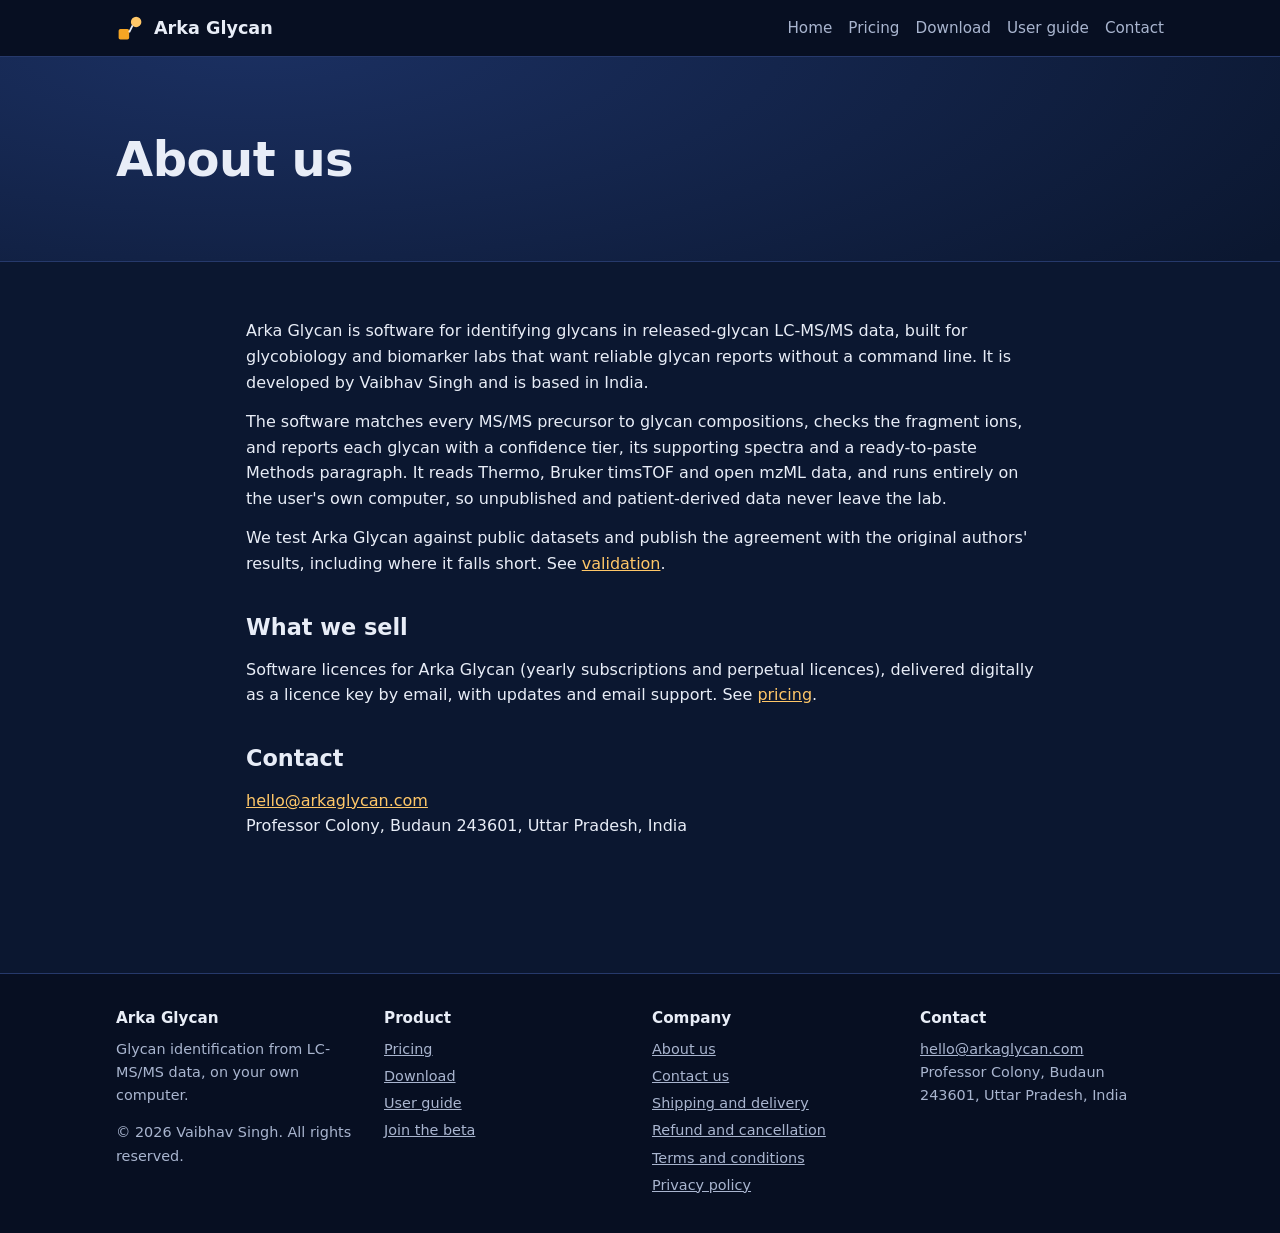
<file: about.html>
<!doctype html>
<html lang="en">
<head>
<meta charset="utf-8">
<meta name="viewport" content="width=device-width, initial-scale=1">
<title>About us | Arka Glycan</title>
<meta name="description" content="About Arka Glycan.">
<link rel="icon" href="favicon.svg" type="image/svg+xml">
<link rel="stylesheet" href="styles.css">
</head>
<body>
<header class="site-header">
  <div class="wrap">
    <a class="brand" href="index.html"><svg viewBox="0 0 32 32" aria-hidden="true"><rect x="3" y="17" width="12" height="12" rx="2" fill="#f5a524"/><circle cx="23" cy="9" r="6" fill="#ffc768"/><path d="M15 21 L19 13" stroke="#e8edf7" stroke-width="2"/></svg>Arka Glycan</a>
    <nav class="nav" aria-label="Main"><a href="index.html">Home</a><a href="pricing.html">Pricing</a><a href="download.html">Download</a><a href="user-guide.html">User guide</a><a href="contact.html">Contact</a></nav>
  </div>
</header>
<main>

<section class="hero"><div class="wrap"><h1>About us</h1></div></section>
<section><div class="wrap prose">
<p>Arka Glycan is software for identifying glycans in released-glycan LC-MS/MS data, built for glycobiology and
biomarker labs that want reliable glycan reports without a command line. It is developed by Vaibhav Singh and is
based in India.</p>
<p>The software matches every MS/MS precursor to glycan compositions, checks the fragment ions, and reports each
glycan with a confidence tier, its supporting spectra and a ready-to-paste Methods paragraph. It reads Thermo,
Bruker timsTOF and open mzML data, and runs entirely on the user's own computer, so unpublished and patient-derived
data never leave the lab.</p>
<p>We test Arka Glycan against public datasets and publish the agreement with the original authors' results,
including where it falls short. See <a href="index.html#validation">validation</a>.</p>
<h2>What we sell</h2>
<p>Software licences for Arka Glycan (yearly subscriptions and perpetual licences), delivered digitally as a
licence key by email, with updates and email support. See <a href="pricing.html">pricing</a>.</p>
<h2>Contact</h2>
<p><a href="mailto:hello@arkaglycan.com">hello@arkaglycan.com</a><br>Professor Colony, Budaun 243601, Uttar Pradesh, India</p>
</div></section>

</main>
<footer class="site-footer">
  <div class="wrap cols">
    <div>
      <h4>Arka Glycan</h4>
      <p>Glycan identification from LC-MS/MS data, on your own computer.</p>
      <p>&copy; 2026 Vaibhav Singh. All rights reserved.</p>
    </div>
    <div>
      <h4>Product</h4>
      <ul><li><a href="pricing.html">Pricing</a></li><li><a href="download.html">Download</a></li>
      <li><a href="user-guide.html">User guide</a></li><li><a href="index.html#beta">Join the beta</a></li></ul>
    </div>
    <div>
      <h4>Company</h4>
      <ul><li><a href="about.html">About us</a></li><li><a href="contact.html">Contact us</a></li>
      <li><a href="shipping.html">Shipping and delivery</a></li><li><a href="refunds.html">Refund and cancellation</a></li>
      <li><a href="terms.html">Terms and conditions</a></li><li><a href="privacy.html">Privacy policy</a></li></ul>
    </div>
    <div>
      <h4>Contact</h4>
      <p><a href="mailto:hello@arkaglycan.com">hello@arkaglycan.com</a><br>Professor Colony, Budaun 243601, Uttar Pradesh, India</p>
    </div>
  </div>
</footer>
</body>
</html>
</file>
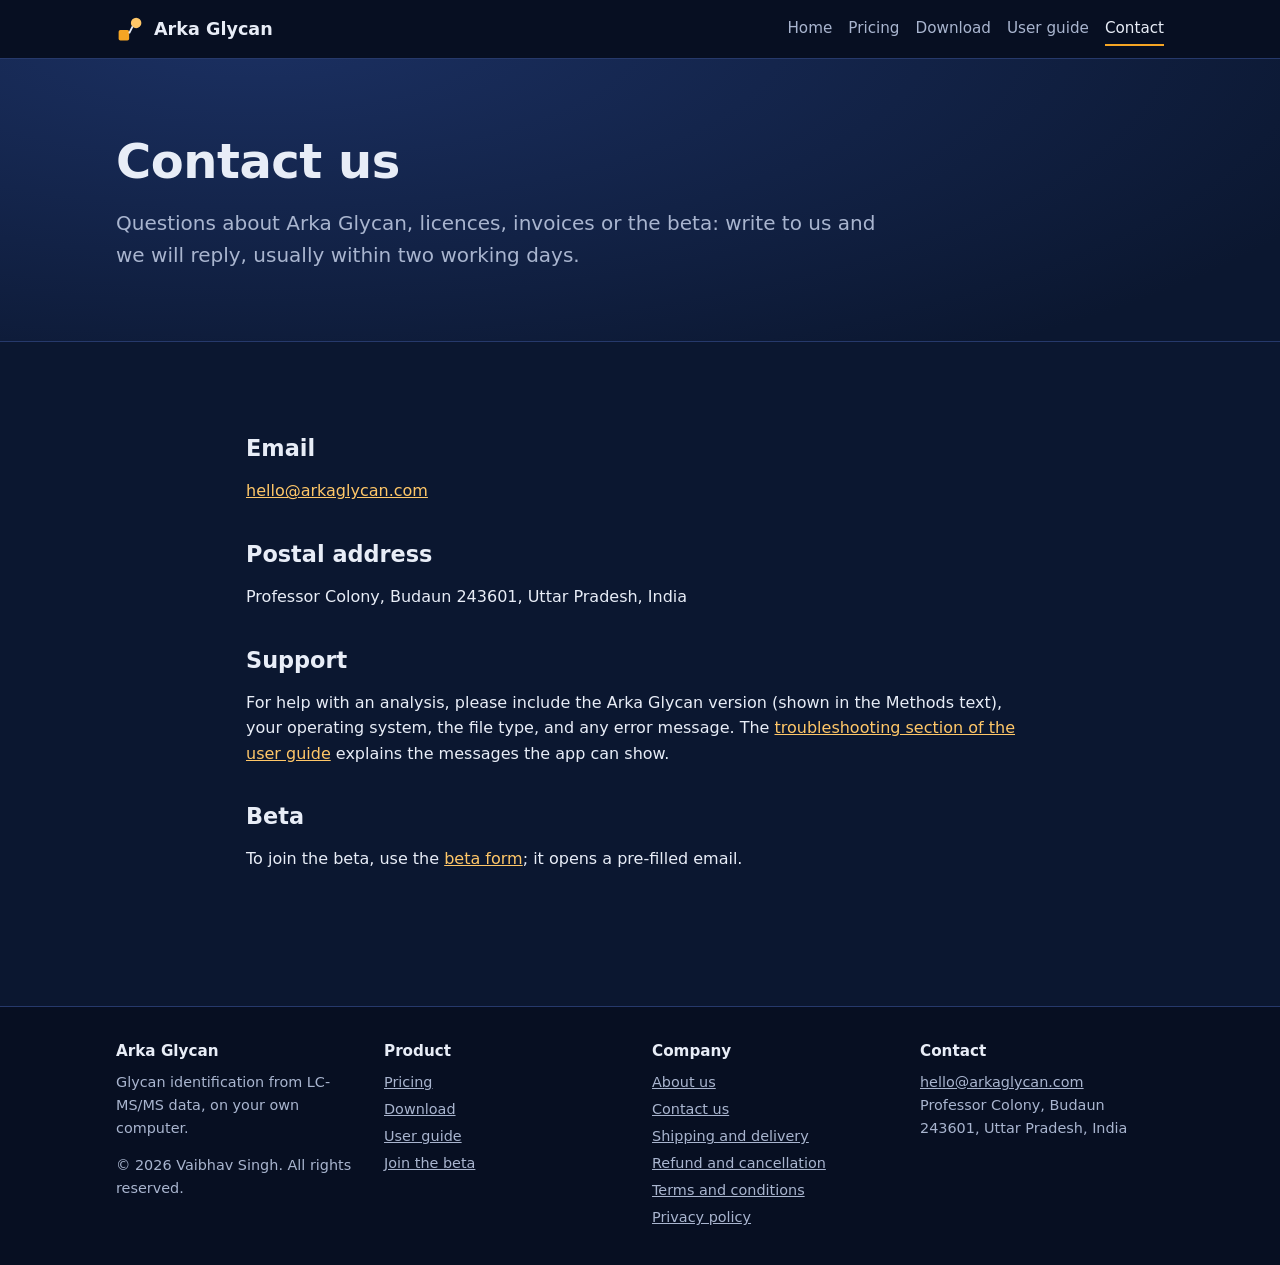
<file: contact.html>
<!doctype html>
<html lang="en">
<head>
<meta charset="utf-8">
<meta name="viewport" content="width=device-width, initial-scale=1">
<title>Contact us | Arka Glycan</title>
<meta name="description" content="Contact Arka Glycan.">
<link rel="icon" href="favicon.svg" type="image/svg+xml">
<link rel="stylesheet" href="styles.css">
</head>
<body>
<header class="site-header">
  <div class="wrap">
    <a class="brand" href="index.html"><svg viewBox="0 0 32 32" aria-hidden="true"><rect x="3" y="17" width="12" height="12" rx="2" fill="#f5a524"/><circle cx="23" cy="9" r="6" fill="#ffc768"/><path d="M15 21 L19 13" stroke="#e8edf7" stroke-width="2"/></svg>Arka Glycan</a>
    <nav class="nav" aria-label="Main"><a href="index.html">Home</a><a href="pricing.html">Pricing</a><a href="download.html">Download</a><a href="user-guide.html">User guide</a><a href="contact.html" aria-current="page">Contact</a></nav>
  </div>
</header>
<main>

<section class="hero"><div class="wrap"><h1>Contact us</h1>
<p class="lead">Questions about Arka Glycan, licences, invoices or the beta: write to us and we will reply, usually within two working days.</p></div></section>
<section><div class="wrap prose">
<h2>Email</h2>
<p><a href="mailto:hello@arkaglycan.com">hello@arkaglycan.com</a></p>
<h2>Postal address</h2>
<p>Professor Colony, Budaun 243601, Uttar Pradesh, India</p>
<h2>Support</h2>
<p>For help with an analysis, please include the Arka Glycan version (shown in the Methods text), your operating system,
the file type, and any error message. The <a href="user-guide.html#troubleshooting">troubleshooting section of the user guide</a>
explains the messages the app can show.</p>
<h2>Beta</h2>
<p>To join the beta, use the <a href="index.html#beta">beta form</a>; it opens a pre-filled email.</p>
</div></section>

</main>
<footer class="site-footer">
  <div class="wrap cols">
    <div>
      <h4>Arka Glycan</h4>
      <p>Glycan identification from LC-MS/MS data, on your own computer.</p>
      <p>&copy; 2026 Vaibhav Singh. All rights reserved.</p>
    </div>
    <div>
      <h4>Product</h4>
      <ul><li><a href="pricing.html">Pricing</a></li><li><a href="download.html">Download</a></li>
      <li><a href="user-guide.html">User guide</a></li><li><a href="index.html#beta">Join the beta</a></li></ul>
    </div>
    <div>
      <h4>Company</h4>
      <ul><li><a href="about.html">About us</a></li><li><a href="contact.html">Contact us</a></li>
      <li><a href="shipping.html">Shipping and delivery</a></li><li><a href="refunds.html">Refund and cancellation</a></li>
      <li><a href="terms.html">Terms and conditions</a></li><li><a href="privacy.html">Privacy policy</a></li></ul>
    </div>
    <div>
      <h4>Contact</h4>
      <p><a href="mailto:hello@arkaglycan.com">hello@arkaglycan.com</a><br>Professor Colony, Budaun 243601, Uttar Pradesh, India</p>
    </div>
  </div>
</footer>
</body>
</html>
</file>
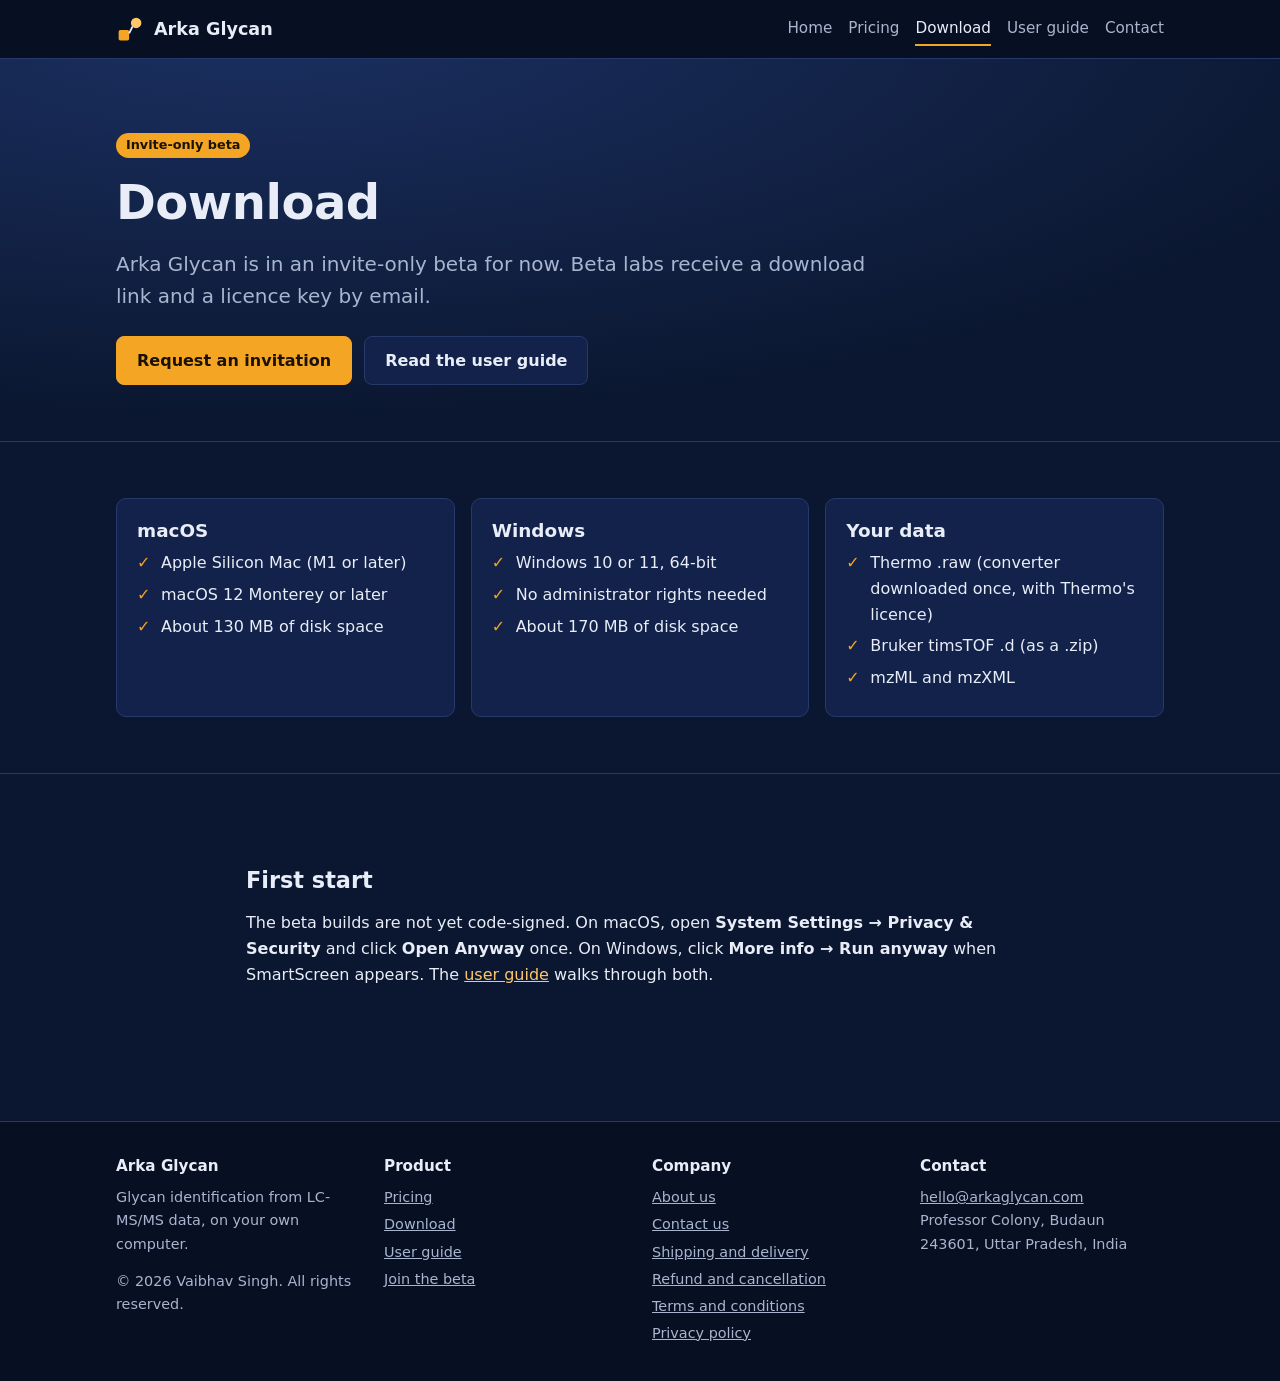
<file: download.html>
<!doctype html>
<html lang="en">
<head>
<meta charset="utf-8">
<meta name="viewport" content="width=device-width, initial-scale=1">
<title>Download | Arka Glycan</title>
<meta name="description" content="Arka Glycan for macOS and Windows: invite-only beta.">
<link rel="icon" href="favicon.svg" type="image/svg+xml">
<link rel="stylesheet" href="styles.css">
</head>
<body>
<header class="site-header">
  <div class="wrap">
    <a class="brand" href="index.html"><svg viewBox="0 0 32 32" aria-hidden="true"><rect x="3" y="17" width="12" height="12" rx="2" fill="#f5a524"/><circle cx="23" cy="9" r="6" fill="#ffc768"/><path d="M15 21 L19 13" stroke="#e8edf7" stroke-width="2"/></svg>Arka Glycan</a>
    <nav class="nav" aria-label="Main"><a href="index.html">Home</a><a href="pricing.html">Pricing</a><a href="download.html" aria-current="page">Download</a><a href="user-guide.html">User guide</a><a href="contact.html">Contact</a></nav>
  </div>
</header>
<main>

<section class="hero">
  <div class="wrap">
    <span class="pill">Invite-only beta</span>
    <h1>Download</h1>
    <p class="lead">Arka Glycan is in an invite-only beta for now. Beta labs receive a download link and a licence key by email.</p>
    <div class="actions"><a class="button primary" href="index.html#beta">Request an invitation</a><a class="button" href="user-guide.html">Read the user guide</a></div>
  </div>
</section>
<section>
  <div class="wrap">
    <div class="grid">
      <div class="card">
        <h3>macOS</h3>
        <ul class="ticks"><li>Apple Silicon Mac (M1 or later)</li><li>macOS 12 Monterey or later</li><li>About 130 MB of disk space</li></ul>
      </div>
      <div class="card">
        <h3>Windows</h3>
        <ul class="ticks"><li>Windows 10 or 11, 64-bit</li><li>No administrator rights needed</li><li>About 170 MB of disk space</li></ul>
      </div>
      <div class="card">
        <h3>Your data</h3>
        <ul class="ticks"><li>Thermo .raw (converter downloaded once, with Thermo's licence)</li><li>Bruker timsTOF .d (as a .zip)</li><li>mzML and mzXML</li></ul>
      </div>
    </div>
  </div>
</section>
<section>
  <div class="wrap prose">
    <h2>First start</h2>
    <p>The beta builds are not yet code-signed. On macOS, open <strong>System Settings &rarr; Privacy &amp; Security</strong>
    and click <strong>Open Anyway</strong> once. On Windows, click <strong>More info &rarr; Run anyway</strong> when
    SmartScreen appears. The <a href="user-guide.html#install">user guide</a> walks through both.</p>
  </div>
</section>

</main>
<footer class="site-footer">
  <div class="wrap cols">
    <div>
      <h4>Arka Glycan</h4>
      <p>Glycan identification from LC-MS/MS data, on your own computer.</p>
      <p>&copy; 2026 Vaibhav Singh. All rights reserved.</p>
    </div>
    <div>
      <h4>Product</h4>
      <ul><li><a href="pricing.html">Pricing</a></li><li><a href="download.html">Download</a></li>
      <li><a href="user-guide.html">User guide</a></li><li><a href="index.html#beta">Join the beta</a></li></ul>
    </div>
    <div>
      <h4>Company</h4>
      <ul><li><a href="about.html">About us</a></li><li><a href="contact.html">Contact us</a></li>
      <li><a href="shipping.html">Shipping and delivery</a></li><li><a href="refunds.html">Refund and cancellation</a></li>
      <li><a href="terms.html">Terms and conditions</a></li><li><a href="privacy.html">Privacy policy</a></li></ul>
    </div>
    <div>
      <h4>Contact</h4>
      <p><a href="mailto:hello@arkaglycan.com">hello@arkaglycan.com</a><br>Professor Colony, Budaun 243601, Uttar Pradesh, India</p>
    </div>
  </div>
</footer>
</body>
</html>
</file>
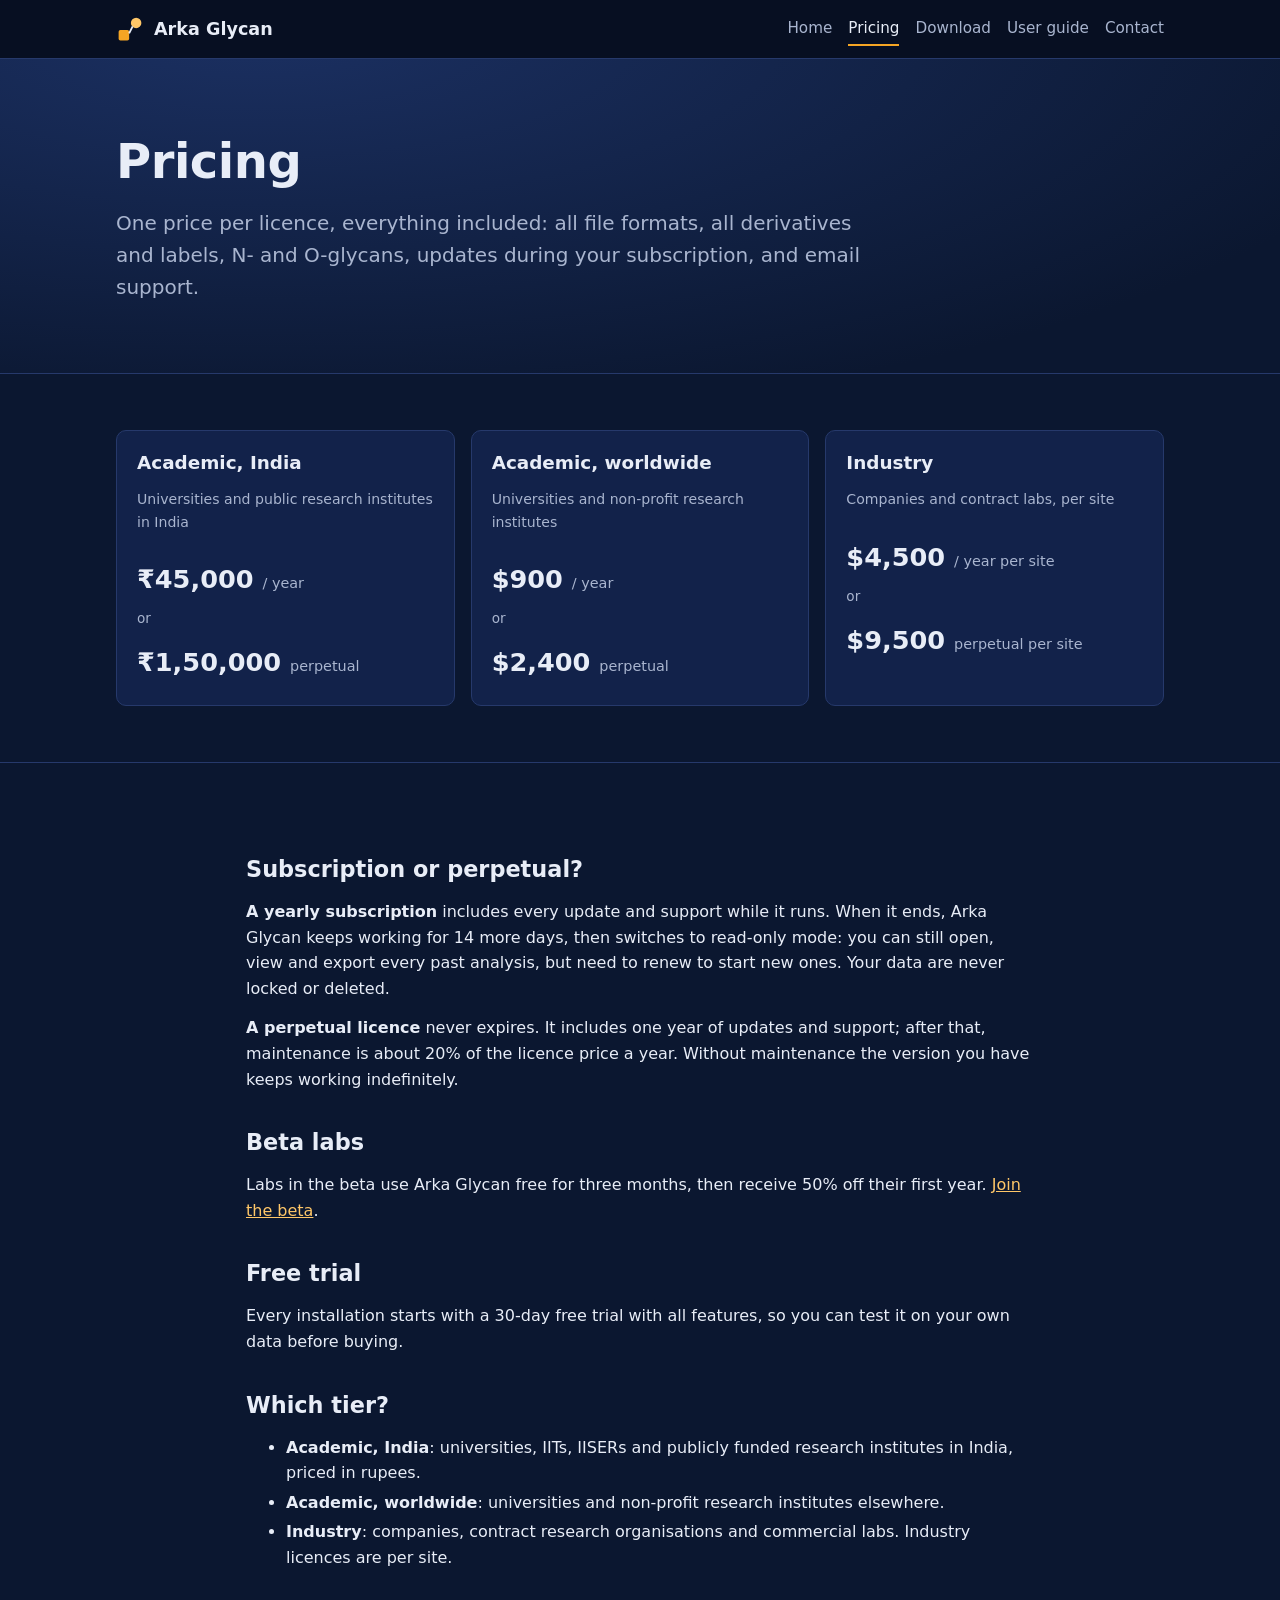
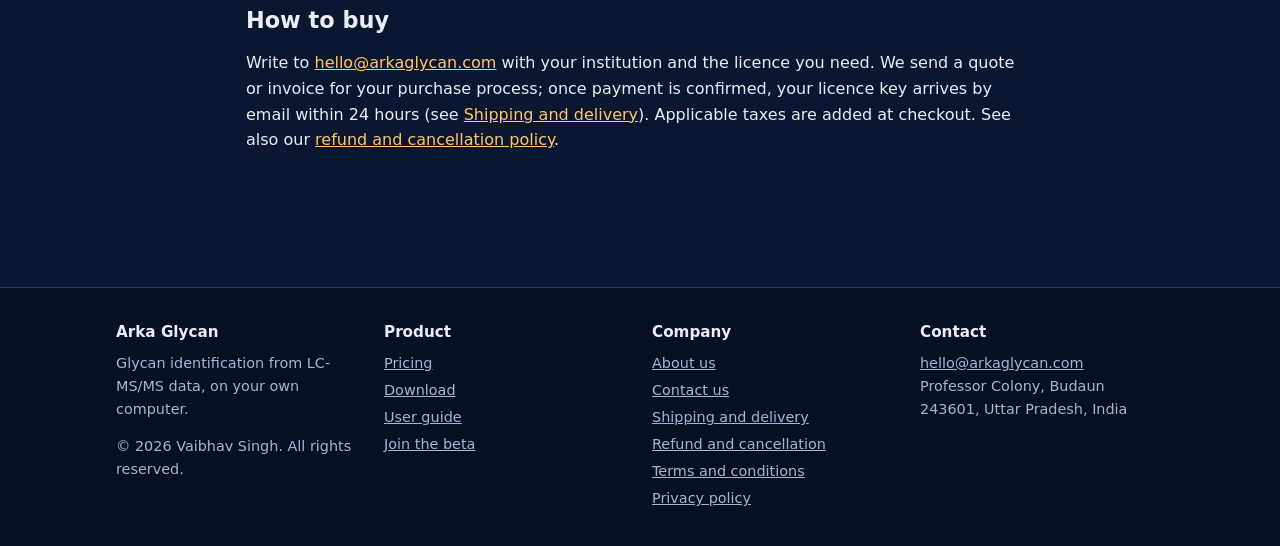
<file: pricing.html>
<!doctype html>
<html lang="en">
<head>
<meta charset="utf-8">
<meta name="viewport" content="width=device-width, initial-scale=1">
<title>Pricing | Arka Glycan</title>
<meta name="description" content="Arka Glycan licences for academic labs in India, academic labs worldwide and industry: yearly or perpetual.">
<link rel="icon" href="favicon.svg" type="image/svg+xml">
<link rel="stylesheet" href="styles.css">
</head>
<body>
<header class="site-header">
  <div class="wrap">
    <a class="brand" href="index.html"><svg viewBox="0 0 32 32" aria-hidden="true"><rect x="3" y="17" width="12" height="12" rx="2" fill="#f5a524"/><circle cx="23" cy="9" r="6" fill="#ffc768"/><path d="M15 21 L19 13" stroke="#e8edf7" stroke-width="2"/></svg>Arka Glycan</a>
    <nav class="nav" aria-label="Main"><a href="index.html">Home</a><a href="pricing.html" aria-current="page">Pricing</a><a href="download.html">Download</a><a href="user-guide.html">User guide</a><a href="contact.html">Contact</a></nav>
  </div>
</header>
<main>

<section class="hero">
  <div class="wrap">
    <h1>Pricing</h1>
    <p class="lead">One price per licence, everything included: all file formats, all derivatives and labels, N- and O-glycans, updates during your subscription, and email support.</p>
  </div>
</section>
<section>
  <div class="wrap">
    
<div class="grid">
  <div class="card plan">
    <h3>Academic, India</h3>
    <p class="muted small">Universities and public research institutes in India</p>
    <div class="price">&#8377;45,000 <small>/ year</small></div>
    <div class="or">or</div>
    <div class="price">&#8377;1,50,000 <small>perpetual</small></div>
  </div>
  <div class="card plan">
    <h3>Academic, worldwide</h3>
    <p class="muted small">Universities and non-profit research institutes</p>
    <div class="price">$900 <small>/ year</small></div>
    <div class="or">or</div>
    <div class="price">$2,400 <small>perpetual</small></div>
  </div>
  <div class="card plan">
    <h3>Industry</h3>
    <p class="muted small">Companies and contract labs, per site</p>
    <div class="price">$4,500 <small>/ year per site</small></div>
    <div class="or">or</div>
    <div class="price">$9,500 <small>perpetual per site</small></div>
  </div>
</div>

  </div>
</section>
<section>
  <div class="wrap prose">
    <h2>Subscription or perpetual?</h2>
    <p><strong>A yearly subscription</strong> includes every update and support while it runs. When it ends,
    Arka Glycan keeps working for 14 more days, then switches to read-only mode: you can still open, view and
    export every past analysis, but need to renew to start new ones. Your data are never locked or deleted.</p>
    <p><strong>A perpetual licence</strong> never expires. It includes one year of updates and support; after
    that, maintenance is about 20% of the licence price a year. Without maintenance the version you have
    keeps working indefinitely.</p>
    <h2>Beta labs</h2>
    <p>Labs in the beta use Arka Glycan free for three months, then receive 50% off their first year.
    <a href="index.html#beta">Join the beta</a>.</p>
    <h2>Free trial</h2>
    <p>Every installation starts with a 30-day free trial with all features, so you can test it on your own data before buying.</p>
    <h2>Which tier?</h2>
    <ul>
      <li><strong>Academic, India</strong>: universities, IITs, IISERs and publicly funded research institutes in India, priced in rupees.</li>
      <li><strong>Academic, worldwide</strong>: universities and non-profit research institutes elsewhere.</li>
      <li><strong>Industry</strong>: companies, contract research organisations and commercial labs. Industry licences are per site.</li>
    </ul>
    <h2>How to buy</h2>
    <p>Write to <a href="mailto:hello@arkaglycan.com">hello@arkaglycan.com</a> with your institution and the licence you need. We send a quote or invoice for your purchase process;
    once payment is confirmed, your licence key arrives by email within 24 hours (see <a href="shipping.html">Shipping and delivery</a>).
    Applicable taxes are added at checkout. See also our <a href="refunds.html">refund and cancellation policy</a>.</p>
  </div>
</section>

</main>
<footer class="site-footer">
  <div class="wrap cols">
    <div>
      <h4>Arka Glycan</h4>
      <p>Glycan identification from LC-MS/MS data, on your own computer.</p>
      <p>&copy; 2026 Vaibhav Singh. All rights reserved.</p>
    </div>
    <div>
      <h4>Product</h4>
      <ul><li><a href="pricing.html">Pricing</a></li><li><a href="download.html">Download</a></li>
      <li><a href="user-guide.html">User guide</a></li><li><a href="index.html#beta">Join the beta</a></li></ul>
    </div>
    <div>
      <h4>Company</h4>
      <ul><li><a href="about.html">About us</a></li><li><a href="contact.html">Contact us</a></li>
      <li><a href="shipping.html">Shipping and delivery</a></li><li><a href="refunds.html">Refund and cancellation</a></li>
      <li><a href="terms.html">Terms and conditions</a></li><li><a href="privacy.html">Privacy policy</a></li></ul>
    </div>
    <div>
      <h4>Contact</h4>
      <p><a href="mailto:hello@arkaglycan.com">hello@arkaglycan.com</a><br>Professor Colony, Budaun 243601, Uttar Pradesh, India</p>
    </div>
  </div>
</footer>
</body>
</html>
</file>
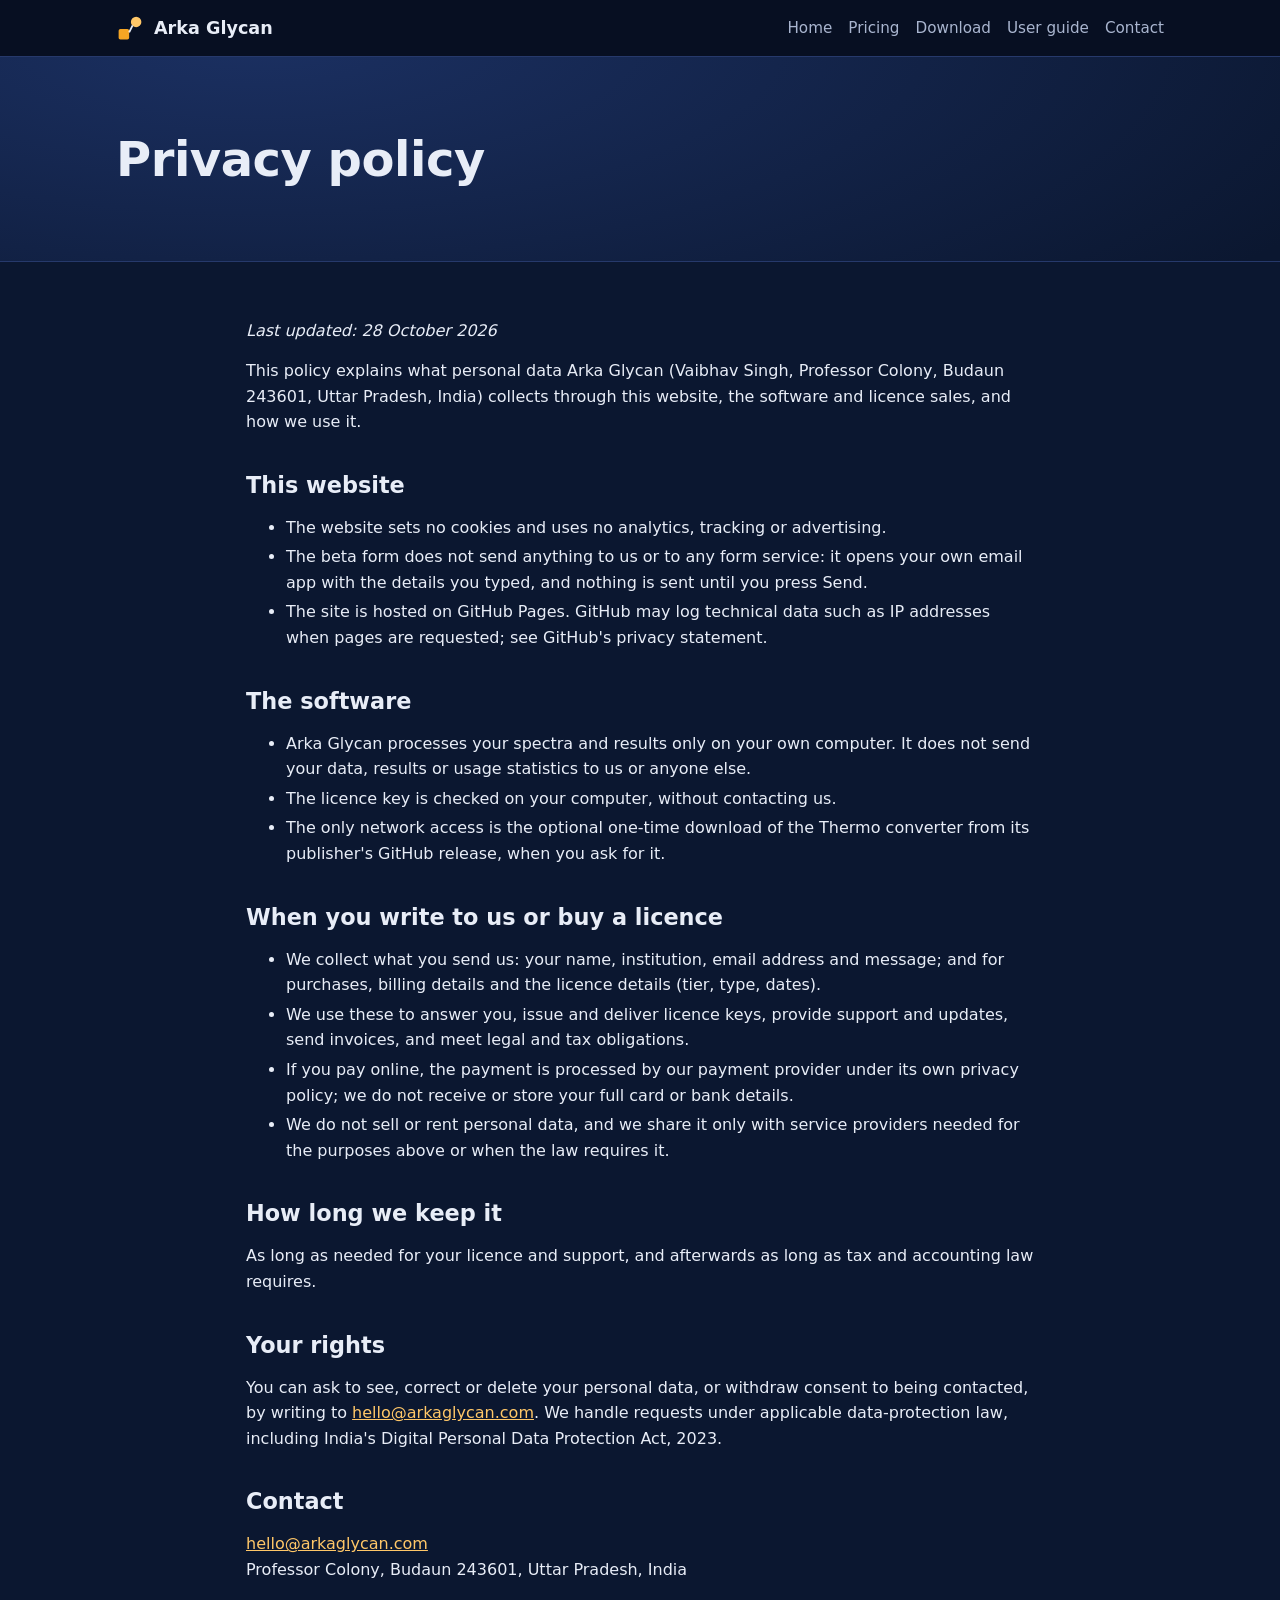
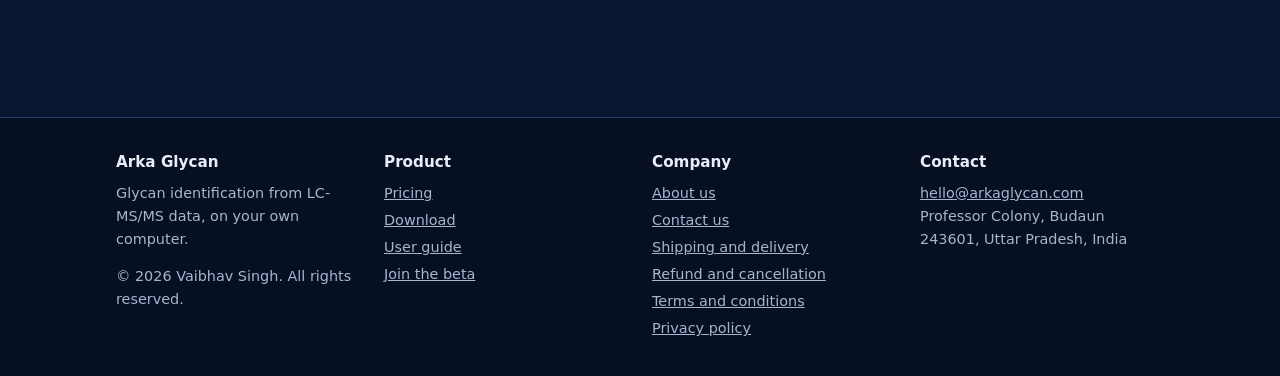
<file: privacy.html>
<!doctype html>
<html lang="en">
<head>
<meta charset="utf-8">
<meta name="viewport" content="width=device-width, initial-scale=1">
<title>Privacy policy | Arka Glycan</title>
<meta name="description" content="How Arka Glycan handles personal data.">
<link rel="icon" href="favicon.svg" type="image/svg+xml">
<link rel="stylesheet" href="styles.css">
</head>
<body>
<header class="site-header">
  <div class="wrap">
    <a class="brand" href="index.html"><svg viewBox="0 0 32 32" aria-hidden="true"><rect x="3" y="17" width="12" height="12" rx="2" fill="#f5a524"/><circle cx="23" cy="9" r="6" fill="#ffc768"/><path d="M15 21 L19 13" stroke="#e8edf7" stroke-width="2"/></svg>Arka Glycan</a>
    <nav class="nav" aria-label="Main"><a href="index.html">Home</a><a href="pricing.html">Pricing</a><a href="download.html">Download</a><a href="user-guide.html">User guide</a><a href="contact.html">Contact</a></nav>
  </div>
</header>
<main>

<section class="hero"><div class="wrap"><h1>Privacy policy</h1></div></section>
<section><div class="wrap prose">
<p><em>Last updated: 28 October 2026</em></p>
<p>This policy explains what personal data Arka Glycan (Vaibhav Singh, Professor Colony, Budaun 243601, Uttar Pradesh, India) collects through this website,
the software and licence sales, and how we use it.</p>
<h2>This website</h2>
<ul>
<li>The website sets no cookies and uses no analytics, tracking or advertising.</li>
<li>The beta form does not send anything to us or to any form service: it opens your own email app with the details you typed, and nothing is sent until you press Send.</li>
<li>The site is hosted on GitHub Pages. GitHub may log technical data such as IP addresses when pages are requested; see GitHub's privacy statement.</li>
</ul>
<h2>The software</h2>
<ul>
<li>Arka Glycan processes your spectra and results only on your own computer. It does not send your data, results or usage statistics to us or anyone else.</li>
<li>The licence key is checked on your computer, without contacting us.</li>
<li>The only network access is the optional one-time download of the Thermo converter from its publisher's GitHub release, when you ask for it.</li>
</ul>
<h2>When you write to us or buy a licence</h2>
<ul>
<li>We collect what you send us: your name, institution, email address and message; and for purchases, billing details and the licence details (tier, type, dates).</li>
<li>We use these to answer you, issue and deliver licence keys, provide support and updates, send invoices, and meet legal and tax obligations.</li>
<li>If you pay online, the payment is processed by our payment provider under its own privacy policy; we do not receive or store your full card or bank details.</li>
<li>We do not sell or rent personal data, and we share it only with service providers needed for the purposes above or when the law requires it.</li>
</ul>
<h2>How long we keep it</h2>
<p>As long as needed for your licence and support, and afterwards as long as tax and accounting law requires.</p>
<h2>Your rights</h2>
<p>You can ask to see, correct or delete your personal data, or withdraw consent to being contacted, by writing to
<a href="mailto:hello@arkaglycan.com">hello@arkaglycan.com</a>. We handle requests under applicable data-protection law, including India's Digital Personal Data
Protection Act, 2023.</p>
<h2>Contact</h2>
<p><a href="mailto:hello@arkaglycan.com">hello@arkaglycan.com</a><br>Professor Colony, Budaun 243601, Uttar Pradesh, India</p>
</div></section>

</main>
<footer class="site-footer">
  <div class="wrap cols">
    <div>
      <h4>Arka Glycan</h4>
      <p>Glycan identification from LC-MS/MS data, on your own computer.</p>
      <p>&copy; 2026 Vaibhav Singh. All rights reserved.</p>
    </div>
    <div>
      <h4>Product</h4>
      <ul><li><a href="pricing.html">Pricing</a></li><li><a href="download.html">Download</a></li>
      <li><a href="user-guide.html">User guide</a></li><li><a href="index.html#beta">Join the beta</a></li></ul>
    </div>
    <div>
      <h4>Company</h4>
      <ul><li><a href="about.html">About us</a></li><li><a href="contact.html">Contact us</a></li>
      <li><a href="shipping.html">Shipping and delivery</a></li><li><a href="refunds.html">Refund and cancellation</a></li>
      <li><a href="terms.html">Terms and conditions</a></li><li><a href="privacy.html">Privacy policy</a></li></ul>
    </div>
    <div>
      <h4>Contact</h4>
      <p><a href="mailto:hello@arkaglycan.com">hello@arkaglycan.com</a><br>Professor Colony, Budaun 243601, Uttar Pradesh, India</p>
    </div>
  </div>
</footer>
</body>
</html>
</file>
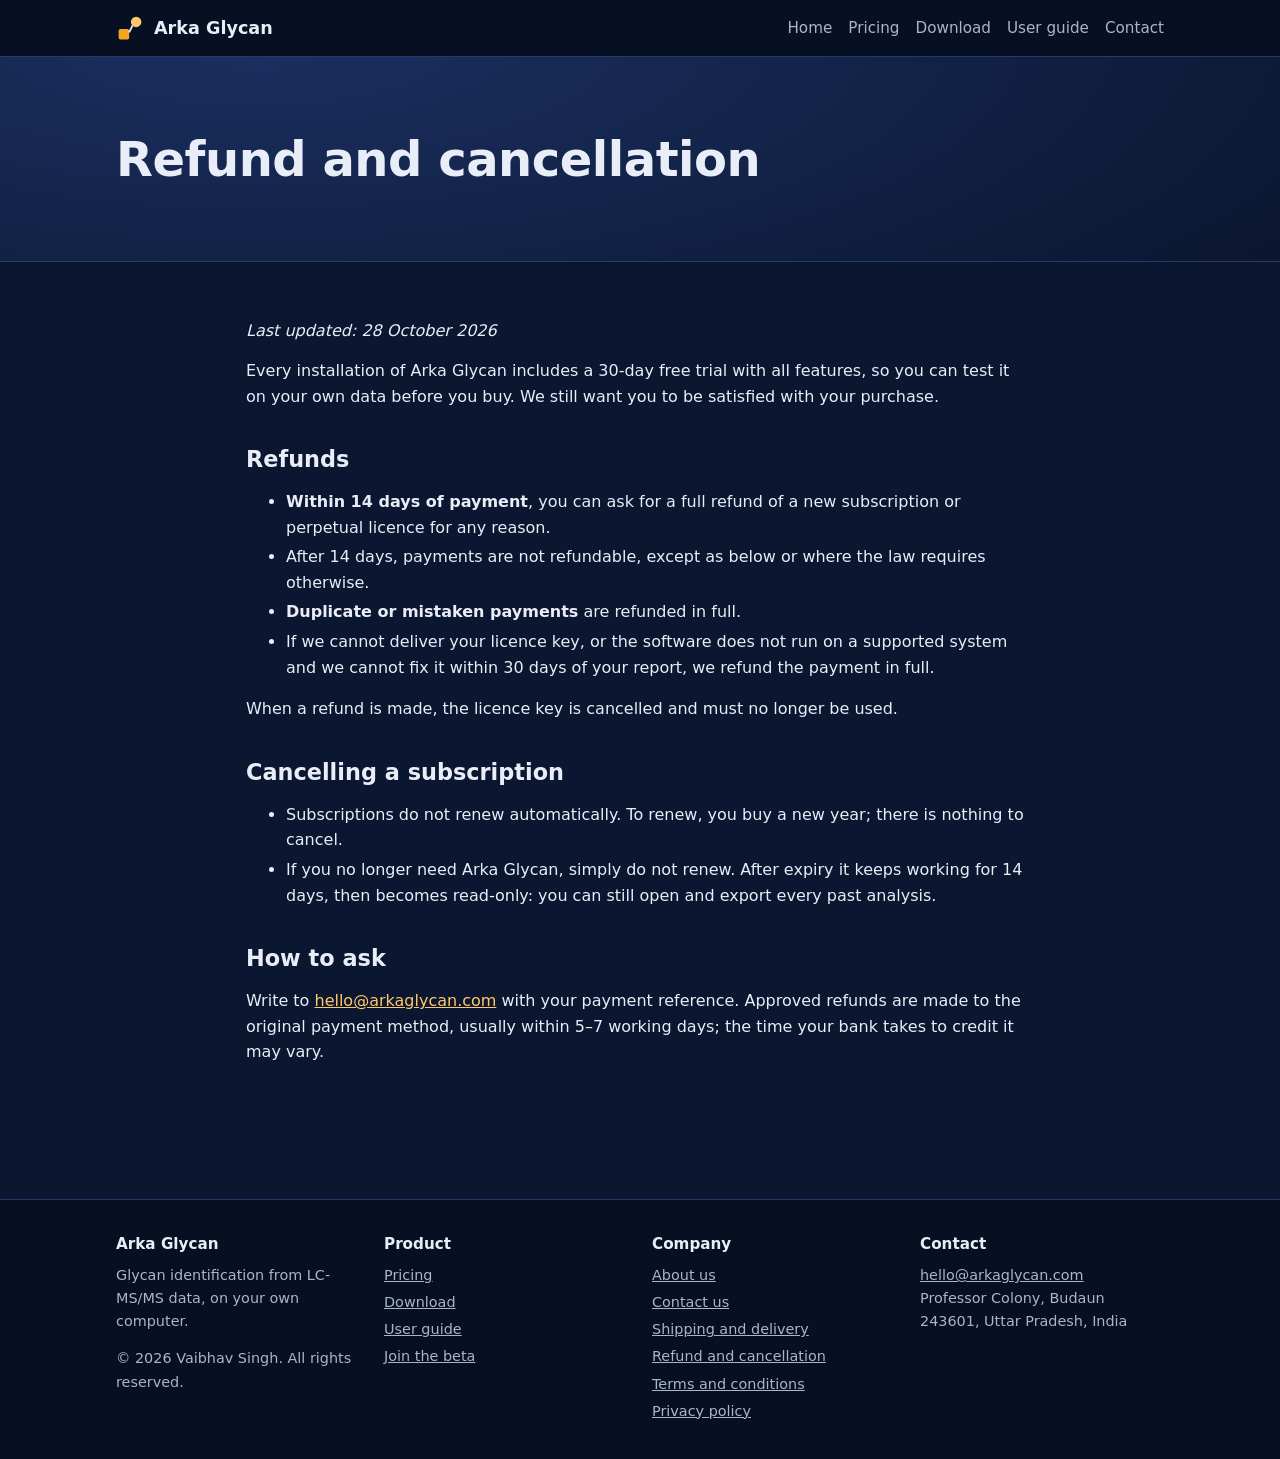
<file: refunds.html>
<!doctype html>
<html lang="en">
<head>
<meta charset="utf-8">
<meta name="viewport" content="width=device-width, initial-scale=1">
<title>Refund and cancellation | Arka Glycan</title>
<meta name="description" content="Refund and cancellation policy for Arka Glycan licences.">
<link rel="icon" href="favicon.svg" type="image/svg+xml">
<link rel="stylesheet" href="styles.css">
</head>
<body>
<header class="site-header">
  <div class="wrap">
    <a class="brand" href="index.html"><svg viewBox="0 0 32 32" aria-hidden="true"><rect x="3" y="17" width="12" height="12" rx="2" fill="#f5a524"/><circle cx="23" cy="9" r="6" fill="#ffc768"/><path d="M15 21 L19 13" stroke="#e8edf7" stroke-width="2"/></svg>Arka Glycan</a>
    <nav class="nav" aria-label="Main"><a href="index.html">Home</a><a href="pricing.html">Pricing</a><a href="download.html">Download</a><a href="user-guide.html">User guide</a><a href="contact.html">Contact</a></nav>
  </div>
</header>
<main>

<section class="hero"><div class="wrap"><h1>Refund and cancellation</h1></div></section>
<section><div class="wrap prose">
<p><em>Last updated: 28 October 2026</em></p>
<p>Every installation of Arka Glycan includes a 30-day free trial with all features, so you can test it on your own
data before you buy. We still want you to be satisfied with your purchase.</p>
<h2>Refunds</h2>
<ul>
<li><strong>Within 14 days of payment</strong>, you can ask for a full refund of a new subscription or perpetual licence for any reason.</li>
<li>After 14 days, payments are not refundable, except as below or where the law requires otherwise.</li>
<li><strong>Duplicate or mistaken payments</strong> are refunded in full.</li>
<li>If we cannot deliver your licence key, or the software does not run on a supported system and we cannot fix it within 30 days of your report, we refund the payment in full.</li>
</ul>
<p>When a refund is made, the licence key is cancelled and must no longer be used.</p>
<h2>Cancelling a subscription</h2>
<ul>
<li>Subscriptions do not renew automatically. To renew, you buy a new year; there is nothing to cancel.</li>
<li>If you no longer need Arka Glycan, simply do not renew. After expiry it keeps working for 14 days, then becomes read-only: you can still open and export every past analysis.</li>
</ul>
<h2>How to ask</h2>
<p>Write to <a href="mailto:hello@arkaglycan.com">hello@arkaglycan.com</a> with your payment reference. Approved refunds are made to the original payment method, usually within 5&ndash;7 working days; the time your bank takes to credit it may vary.</p>
</div></section>

</main>
<footer class="site-footer">
  <div class="wrap cols">
    <div>
      <h4>Arka Glycan</h4>
      <p>Glycan identification from LC-MS/MS data, on your own computer.</p>
      <p>&copy; 2026 Vaibhav Singh. All rights reserved.</p>
    </div>
    <div>
      <h4>Product</h4>
      <ul><li><a href="pricing.html">Pricing</a></li><li><a href="download.html">Download</a></li>
      <li><a href="user-guide.html">User guide</a></li><li><a href="index.html#beta">Join the beta</a></li></ul>
    </div>
    <div>
      <h4>Company</h4>
      <ul><li><a href="about.html">About us</a></li><li><a href="contact.html">Contact us</a></li>
      <li><a href="shipping.html">Shipping and delivery</a></li><li><a href="refunds.html">Refund and cancellation</a></li>
      <li><a href="terms.html">Terms and conditions</a></li><li><a href="privacy.html">Privacy policy</a></li></ul>
    </div>
    <div>
      <h4>Contact</h4>
      <p><a href="mailto:hello@arkaglycan.com">hello@arkaglycan.com</a><br>Professor Colony, Budaun 243601, Uttar Pradesh, India</p>
    </div>
  </div>
</footer>
</body>
</html>
</file>
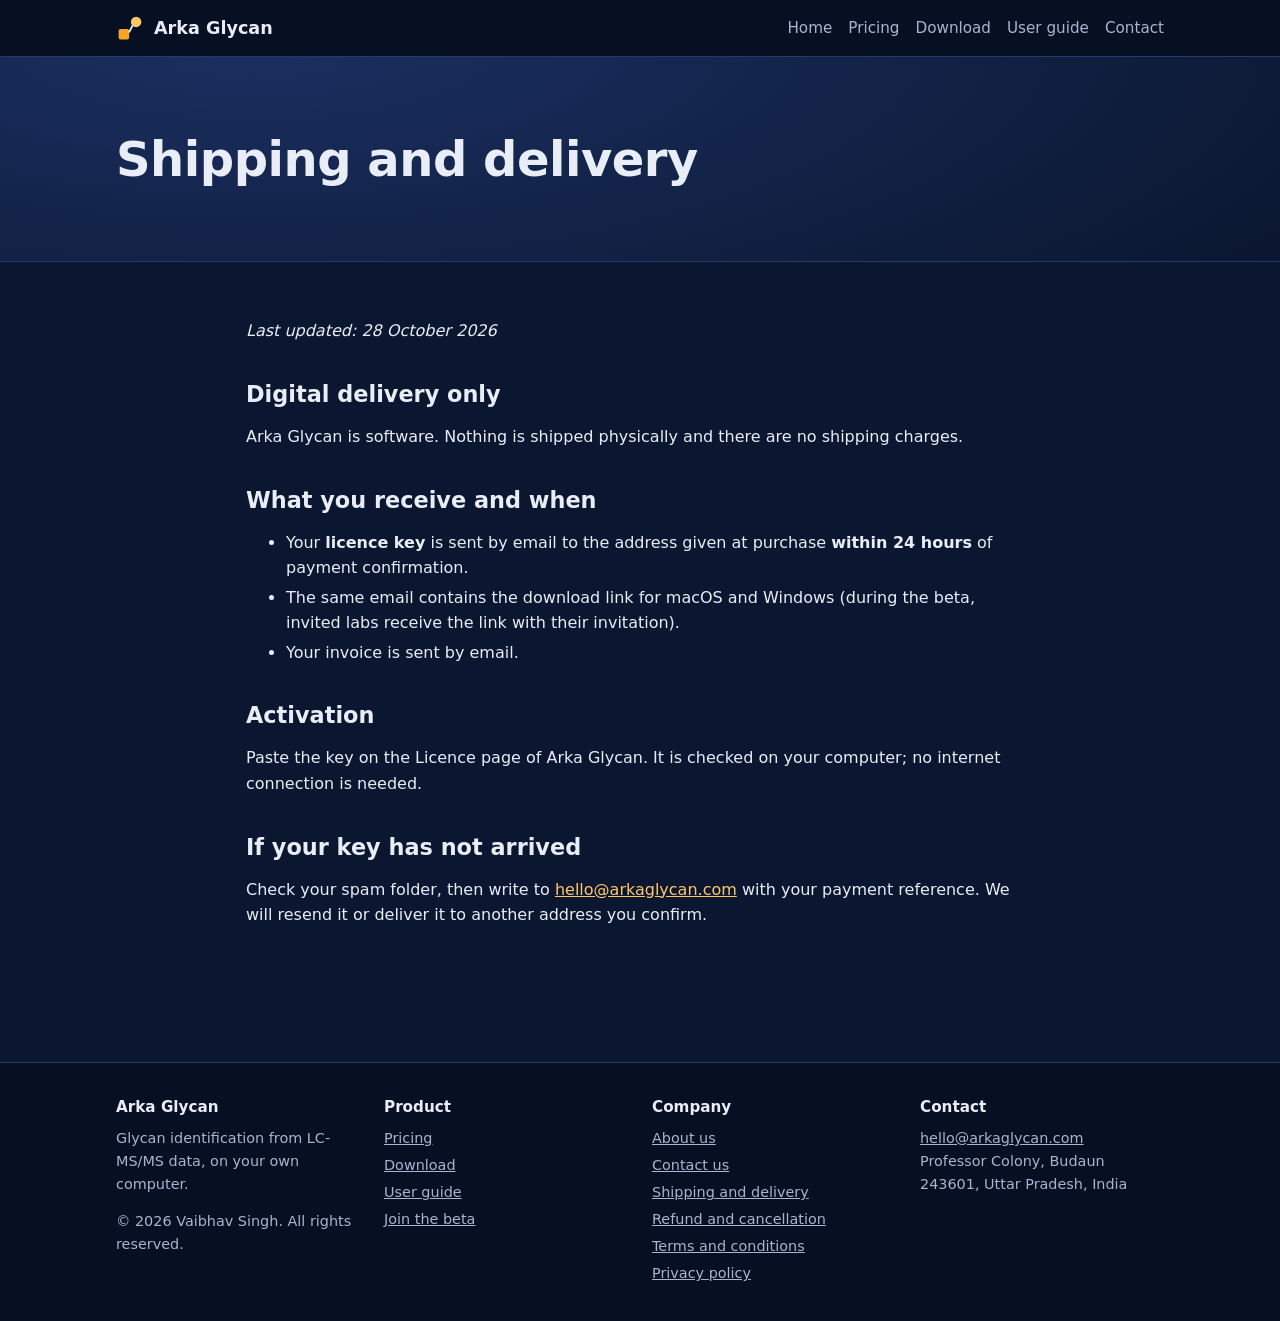
<file: shipping.html>
<!doctype html>
<html lang="en">
<head>
<meta charset="utf-8">
<meta name="viewport" content="width=device-width, initial-scale=1">
<title>Shipping and delivery | Arka Glycan</title>
<meta name="description" content="Digital delivery of Arka Glycan licence keys by email within 24 hours.">
<link rel="icon" href="favicon.svg" type="image/svg+xml">
<link rel="stylesheet" href="styles.css">
</head>
<body>
<header class="site-header">
  <div class="wrap">
    <a class="brand" href="index.html"><svg viewBox="0 0 32 32" aria-hidden="true"><rect x="3" y="17" width="12" height="12" rx="2" fill="#f5a524"/><circle cx="23" cy="9" r="6" fill="#ffc768"/><path d="M15 21 L19 13" stroke="#e8edf7" stroke-width="2"/></svg>Arka Glycan</a>
    <nav class="nav" aria-label="Main"><a href="index.html">Home</a><a href="pricing.html">Pricing</a><a href="download.html">Download</a><a href="user-guide.html">User guide</a><a href="contact.html">Contact</a></nav>
  </div>
</header>
<main>

<section class="hero"><div class="wrap"><h1>Shipping and delivery</h1></div></section>
<section><div class="wrap prose">
<p><em>Last updated: 28 October 2026</em></p>
<h2>Digital delivery only</h2>
<p>Arka Glycan is software. Nothing is shipped physically and there are no shipping charges.</p>
<h2>What you receive and when</h2>
<ul>
<li>Your <strong>licence key</strong> is sent by email to the address given at purchase <strong>within 24 hours</strong> of payment confirmation.</li>
<li>The same email contains the download link for macOS and Windows (during the beta, invited labs receive the link with their invitation).</li>
<li>Your invoice is sent by email.</li>
</ul>
<h2>Activation</h2>
<p>Paste the key on the Licence page of Arka Glycan. It is checked on your computer; no internet connection is needed.</p>
<h2>If your key has not arrived</h2>
<p>Check your spam folder, then write to <a href="mailto:hello@arkaglycan.com">hello@arkaglycan.com</a> with your payment reference. We will resend it or deliver it to another address you confirm.</p>
</div></section>

</main>
<footer class="site-footer">
  <div class="wrap cols">
    <div>
      <h4>Arka Glycan</h4>
      <p>Glycan identification from LC-MS/MS data, on your own computer.</p>
      <p>&copy; 2026 Vaibhav Singh. All rights reserved.</p>
    </div>
    <div>
      <h4>Product</h4>
      <ul><li><a href="pricing.html">Pricing</a></li><li><a href="download.html">Download</a></li>
      <li><a href="user-guide.html">User guide</a></li><li><a href="index.html#beta">Join the beta</a></li></ul>
    </div>
    <div>
      <h4>Company</h4>
      <ul><li><a href="about.html">About us</a></li><li><a href="contact.html">Contact us</a></li>
      <li><a href="shipping.html">Shipping and delivery</a></li><li><a href="refunds.html">Refund and cancellation</a></li>
      <li><a href="terms.html">Terms and conditions</a></li><li><a href="privacy.html">Privacy policy</a></li></ul>
    </div>
    <div>
      <h4>Contact</h4>
      <p><a href="mailto:hello@arkaglycan.com">hello@arkaglycan.com</a><br>Professor Colony, Budaun 243601, Uttar Pradesh, India</p>
    </div>
  </div>
</footer>
</body>
</html>
</file>
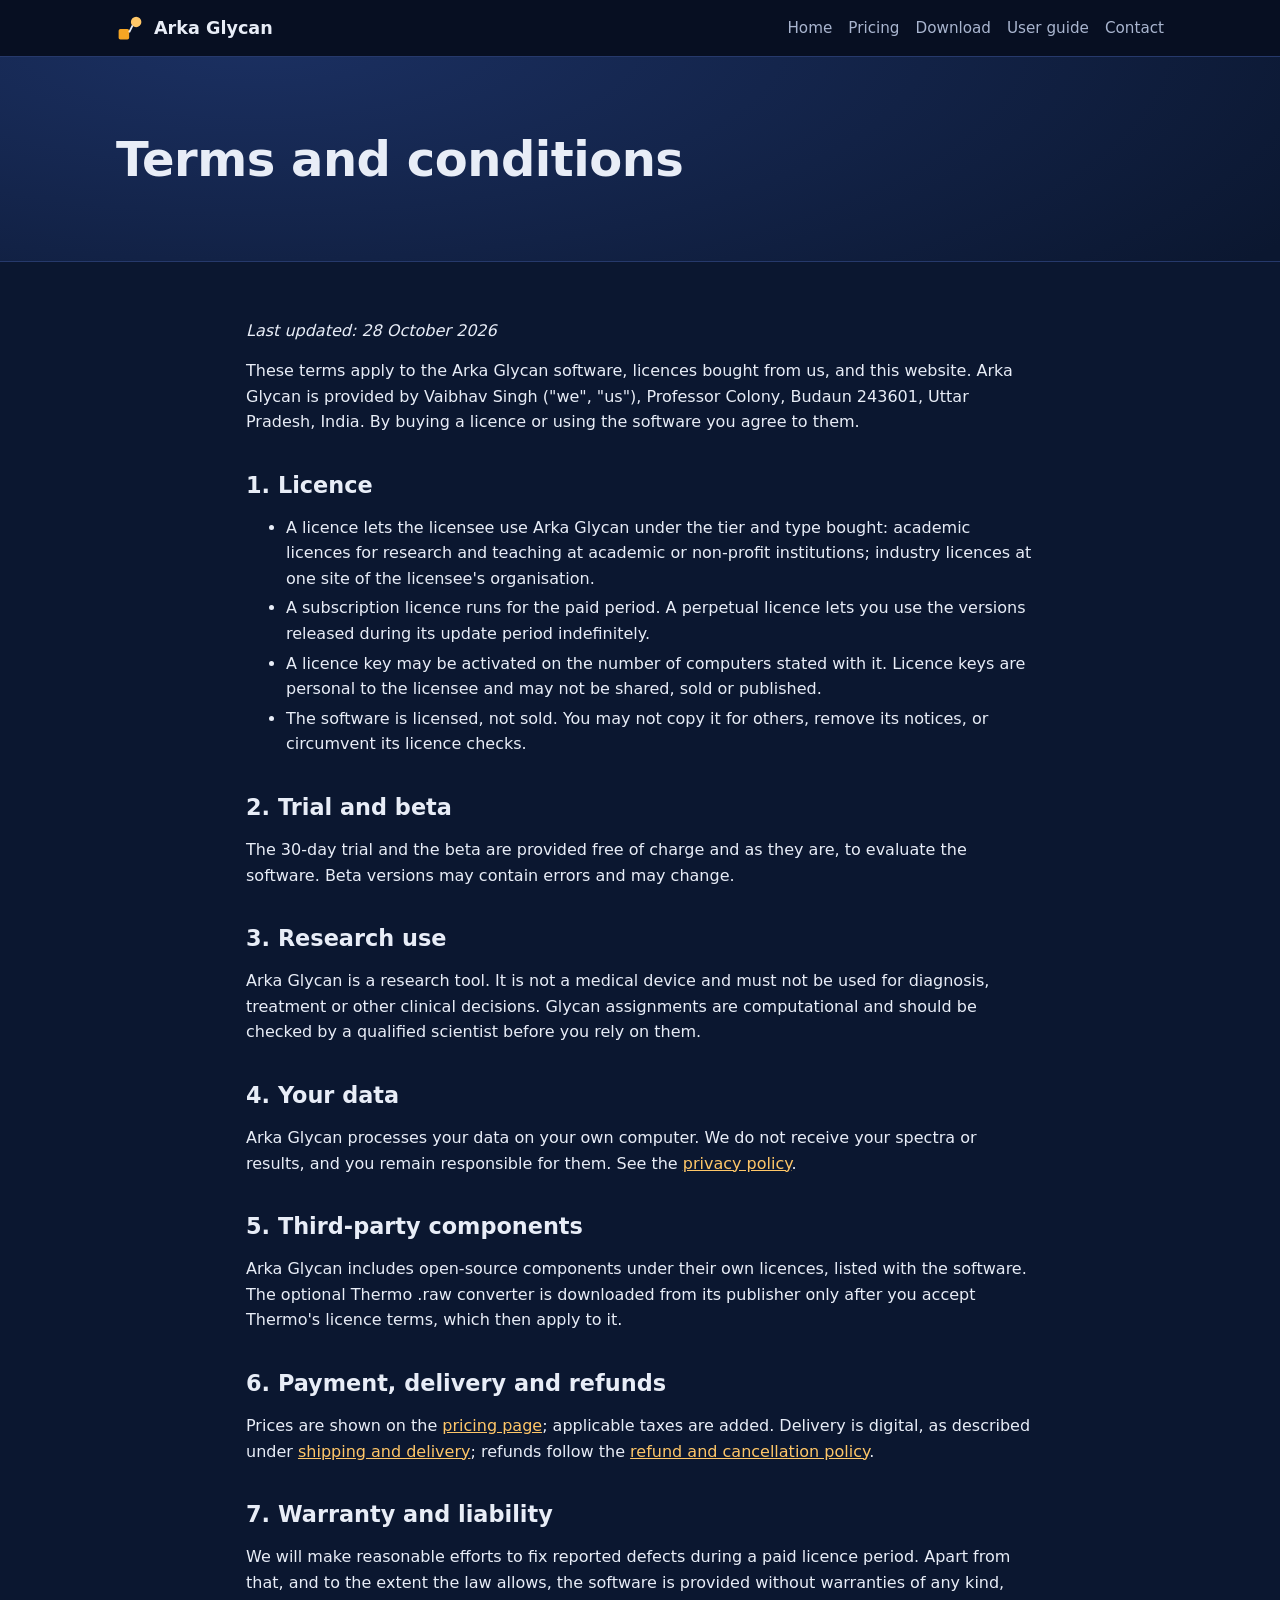
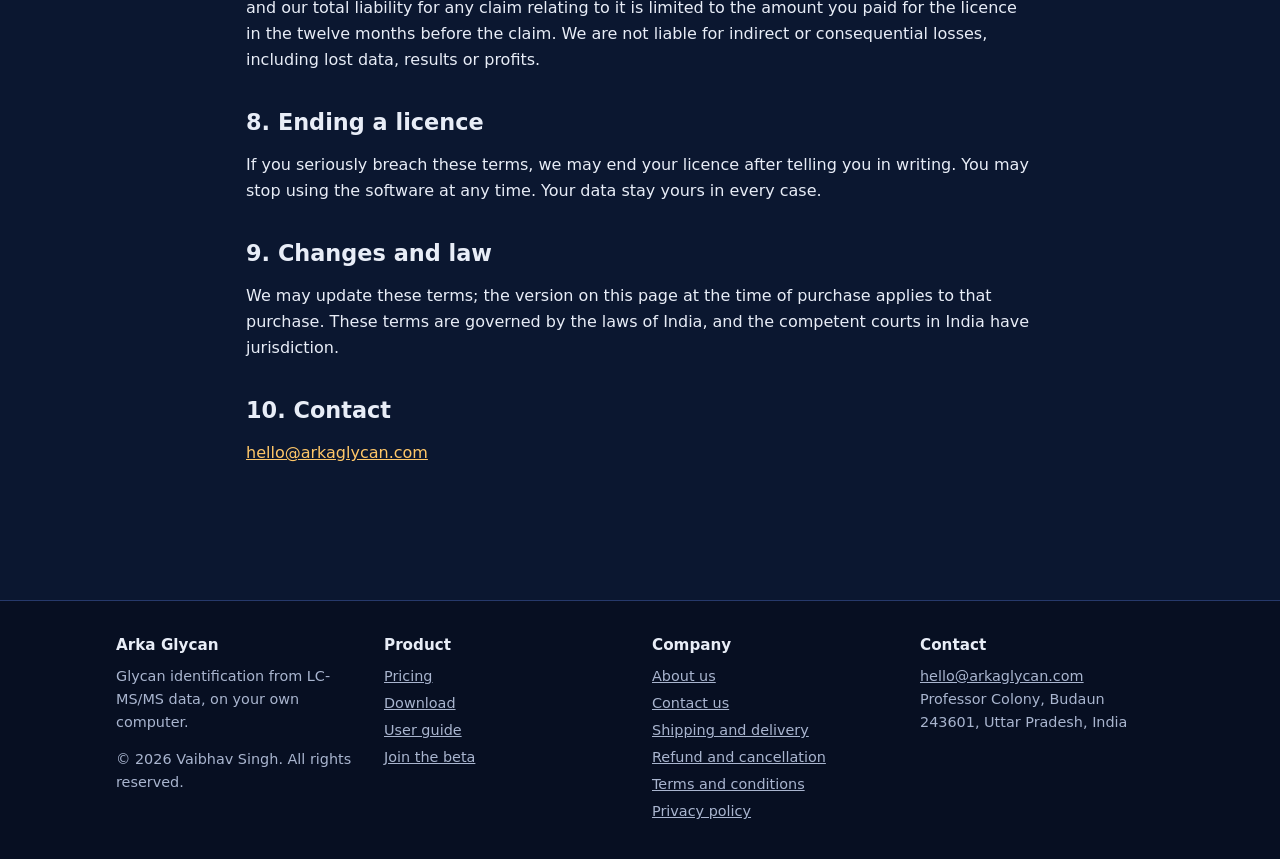
<file: terms.html>
<!doctype html>
<html lang="en">
<head>
<meta charset="utf-8">
<meta name="viewport" content="width=device-width, initial-scale=1">
<title>Terms and conditions | Arka Glycan</title>
<meta name="description" content="Terms and conditions for Arka Glycan.">
<link rel="icon" href="favicon.svg" type="image/svg+xml">
<link rel="stylesheet" href="styles.css">
</head>
<body>
<header class="site-header">
  <div class="wrap">
    <a class="brand" href="index.html"><svg viewBox="0 0 32 32" aria-hidden="true"><rect x="3" y="17" width="12" height="12" rx="2" fill="#f5a524"/><circle cx="23" cy="9" r="6" fill="#ffc768"/><path d="M15 21 L19 13" stroke="#e8edf7" stroke-width="2"/></svg>Arka Glycan</a>
    <nav class="nav" aria-label="Main"><a href="index.html">Home</a><a href="pricing.html">Pricing</a><a href="download.html">Download</a><a href="user-guide.html">User guide</a><a href="contact.html">Contact</a></nav>
  </div>
</header>
<main>

<section class="hero"><div class="wrap"><h1>Terms and conditions</h1></div></section>
<section><div class="wrap prose">
<p><em>Last updated: 28 October 2026</em></p>
<p>These terms apply to the Arka Glycan software, licences bought from us, and this website. Arka Glycan is
provided by Vaibhav Singh ("we", "us"), Professor Colony, Budaun 243601, Uttar Pradesh, India. By buying a licence or using the software you agree to them.</p>
<h2>1. Licence</h2>
<ul>
<li>A licence lets the licensee use Arka Glycan under the tier and type bought: academic licences for research and teaching at academic or non-profit institutions; industry licences at one site of the licensee's organisation.</li>
<li>A subscription licence runs for the paid period. A perpetual licence lets you use the versions released during its update period indefinitely.</li>
<li>A licence key may be activated on the number of computers stated with it. Licence keys are personal to the licensee and may not be shared, sold or published.</li>
<li>The software is licensed, not sold. You may not copy it for others, remove its notices, or circumvent its licence checks.</li>
</ul>
<h2>2. Trial and beta</h2>
<p>The 30-day trial and the beta are provided free of charge and as they are, to evaluate the software. Beta
versions may contain errors and may change.</p>
<h2>3. Research use</h2>
<p>Arka Glycan is a research tool. It is not a medical device and must not be used for diagnosis, treatment or
other clinical decisions. Glycan assignments are computational and should be checked by a qualified scientist
before you rely on them.</p>
<h2>4. Your data</h2>
<p>Arka Glycan processes your data on your own computer. We do not receive your spectra or results, and you remain
responsible for them. See the <a href="privacy.html">privacy policy</a>.</p>
<h2>5. Third-party components</h2>
<p>Arka Glycan includes open-source components under their own licences, listed with the software. The optional
Thermo .raw converter is downloaded from its publisher only after you accept Thermo's licence terms, which then
apply to it.</p>
<h2>6. Payment, delivery and refunds</h2>
<p>Prices are shown on the <a href="pricing.html">pricing page</a>; applicable taxes are added. Delivery is digital,
as described under <a href="shipping.html">shipping and delivery</a>; refunds follow the
<a href="refunds.html">refund and cancellation policy</a>.</p>
<h2>7. Warranty and liability</h2>
<p>We will make reasonable efforts to fix reported defects during a paid licence period. Apart from that, and to
the extent the law allows, the software is provided without warranties of any kind, and our total liability for
any claim relating to it is limited to the amount you paid for the licence in the twelve months before the claim.
We are not liable for indirect or consequential losses, including lost data, results or profits.</p>
<h2>8. Ending a licence</h2>
<p>If you seriously breach these terms, we may end your licence after telling you in writing. You may stop using
the software at any time. Your data stay yours in every case.</p>
<h2>9. Changes and law</h2>
<p>We may update these terms; the version on this page at the time of purchase applies to that purchase. These
terms are governed by the laws of India, and the competent courts in India have jurisdiction.</p>
<h2>10. Contact</h2>
<p><a href="mailto:hello@arkaglycan.com">hello@arkaglycan.com</a></p>
</div></section>

</main>
<footer class="site-footer">
  <div class="wrap cols">
    <div>
      <h4>Arka Glycan</h4>
      <p>Glycan identification from LC-MS/MS data, on your own computer.</p>
      <p>&copy; 2026 Vaibhav Singh. All rights reserved.</p>
    </div>
    <div>
      <h4>Product</h4>
      <ul><li><a href="pricing.html">Pricing</a></li><li><a href="download.html">Download</a></li>
      <li><a href="user-guide.html">User guide</a></li><li><a href="index.html#beta">Join the beta</a></li></ul>
    </div>
    <div>
      <h4>Company</h4>
      <ul><li><a href="about.html">About us</a></li><li><a href="contact.html">Contact us</a></li>
      <li><a href="shipping.html">Shipping and delivery</a></li><li><a href="refunds.html">Refund and cancellation</a></li>
      <li><a href="terms.html">Terms and conditions</a></li><li><a href="privacy.html">Privacy policy</a></li></ul>
    </div>
    <div>
      <h4>Contact</h4>
      <p><a href="mailto:hello@arkaglycan.com">hello@arkaglycan.com</a><br>Professor Colony, Budaun 243601, Uttar Pradesh, India</p>
    </div>
  </div>
</footer>
</body>
</html>
</file>
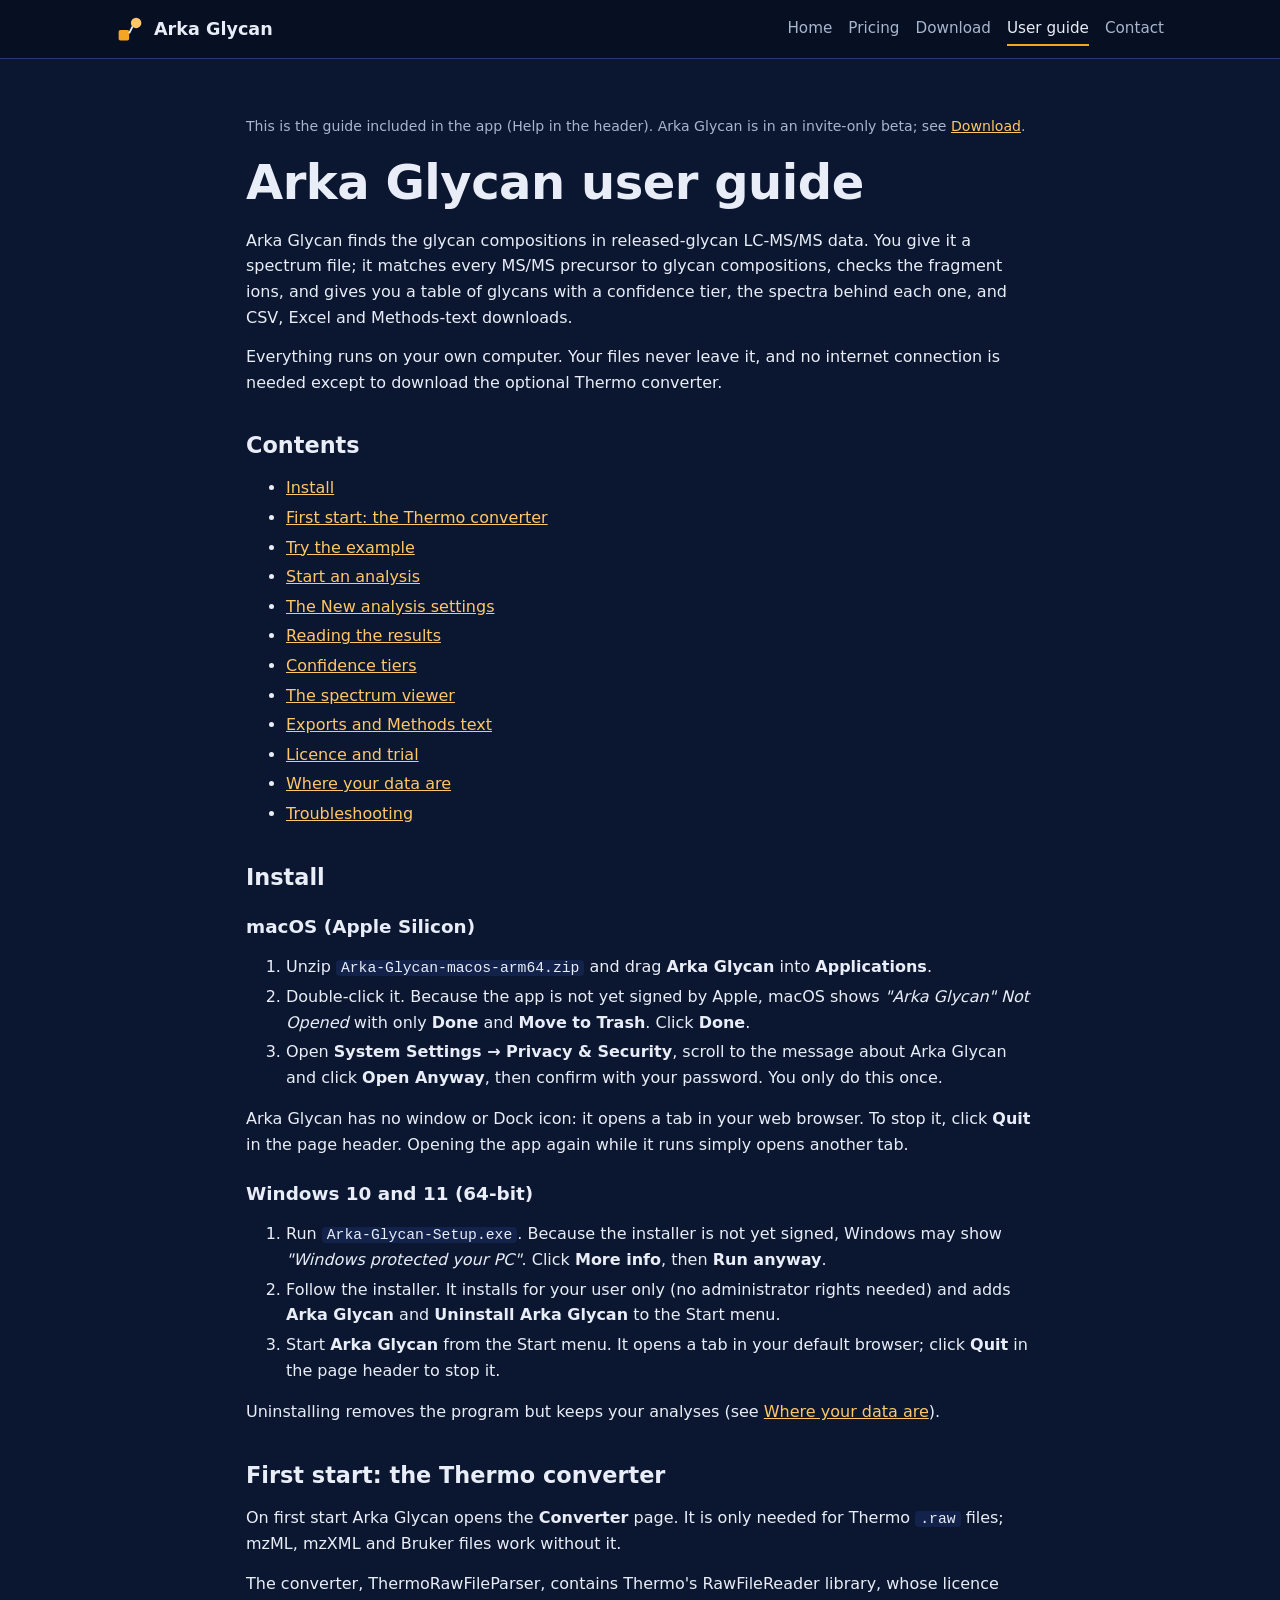
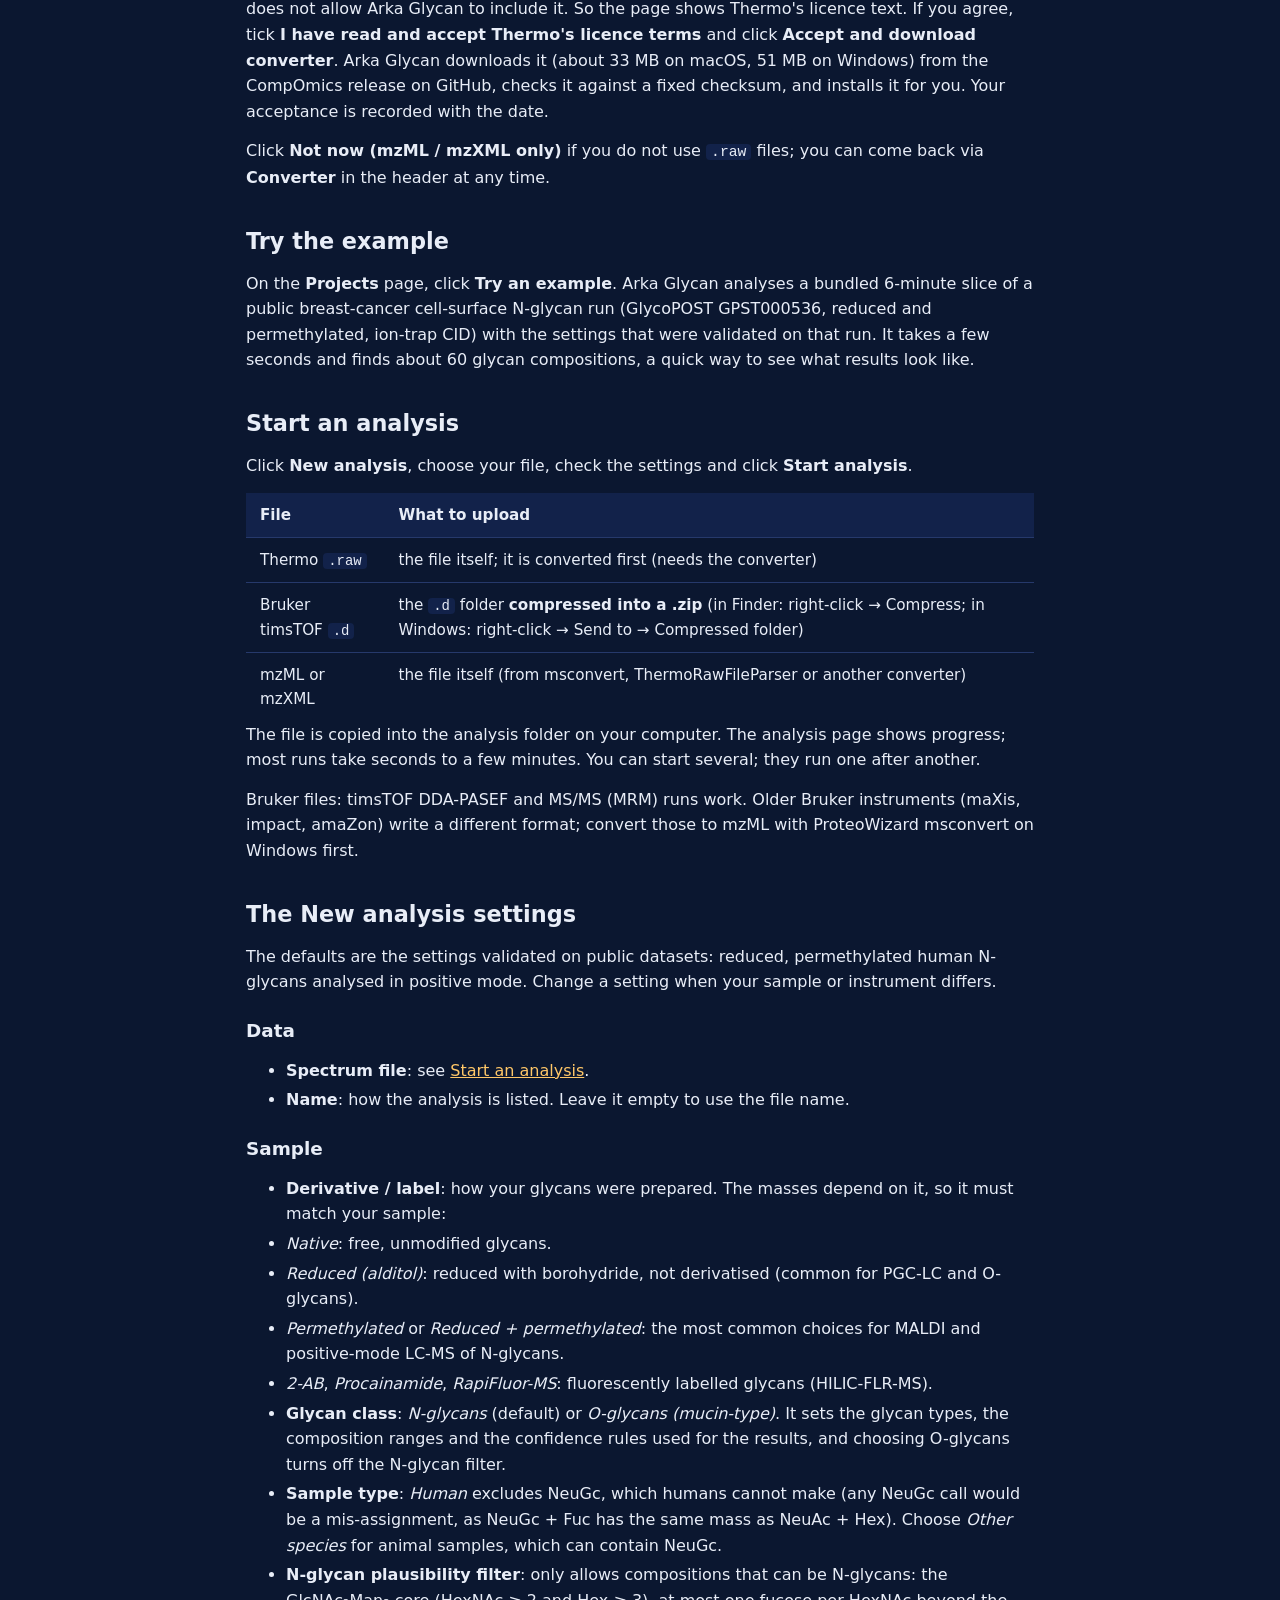
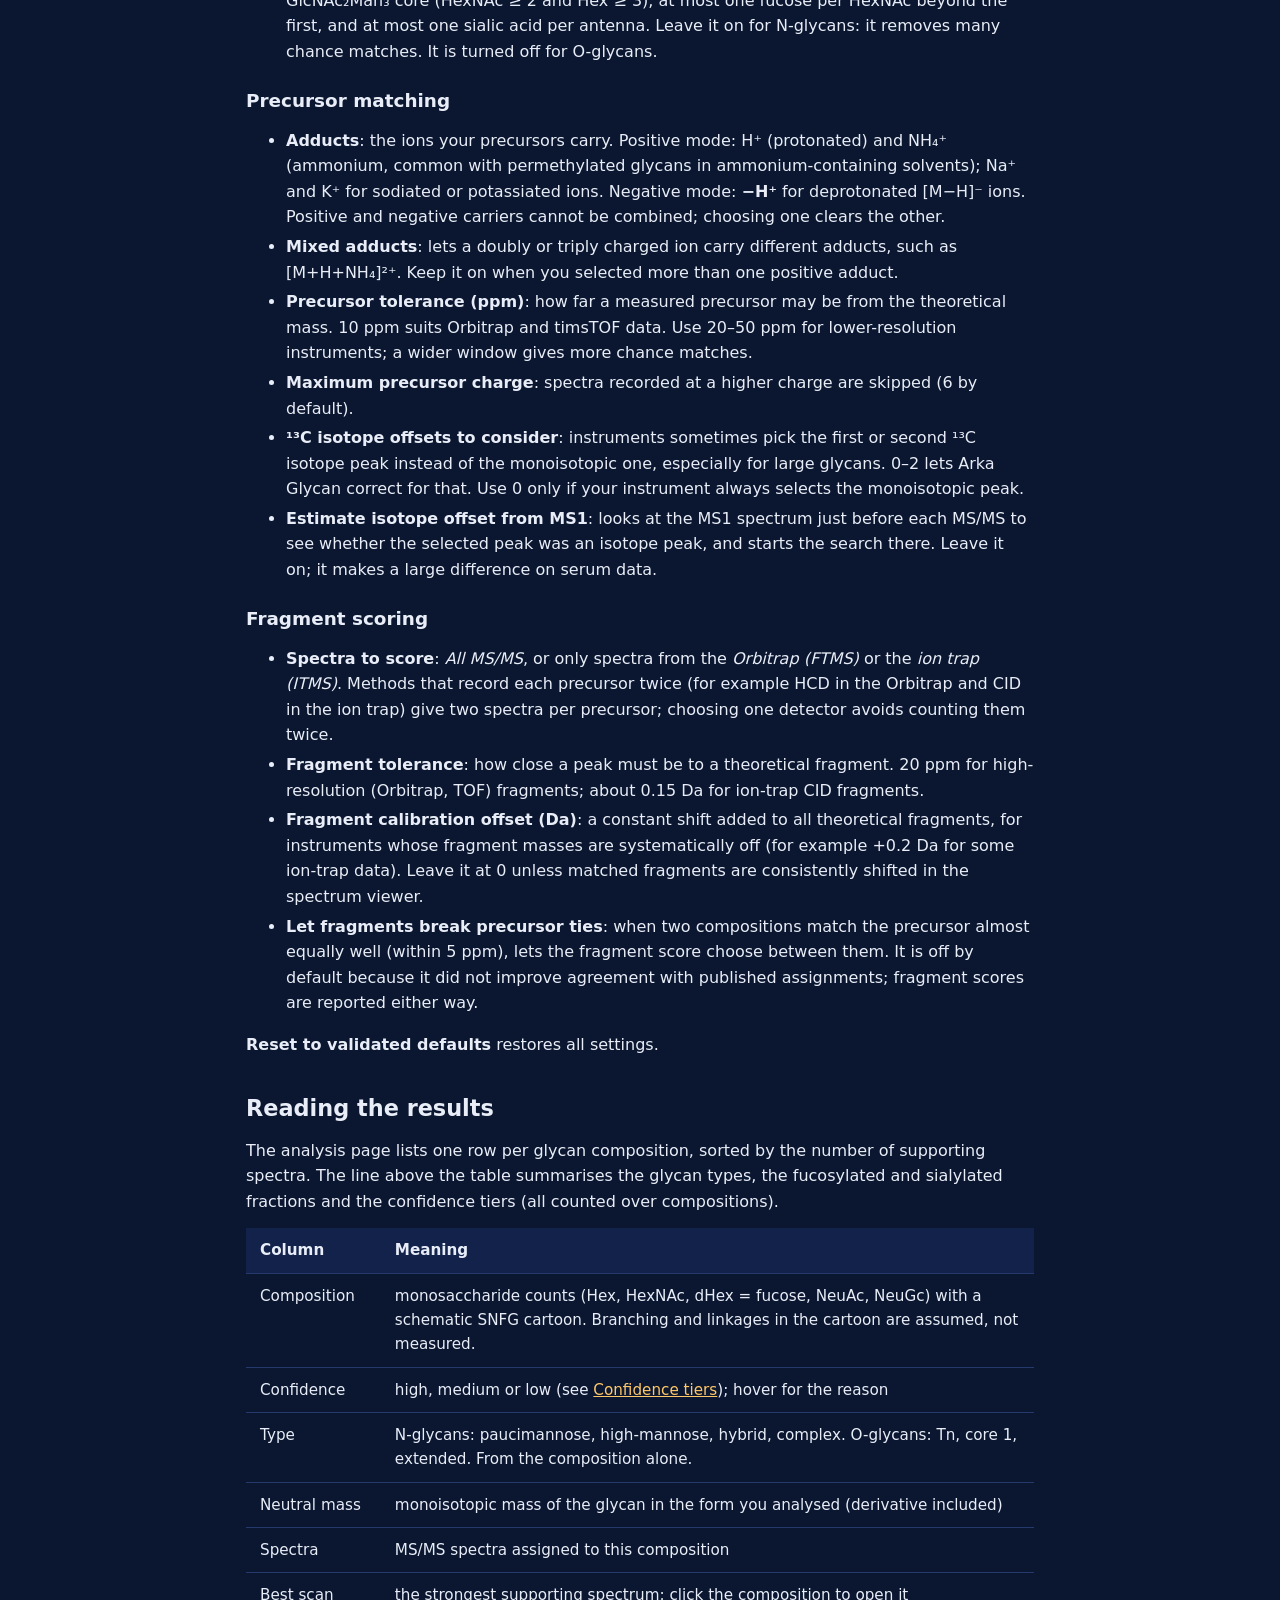
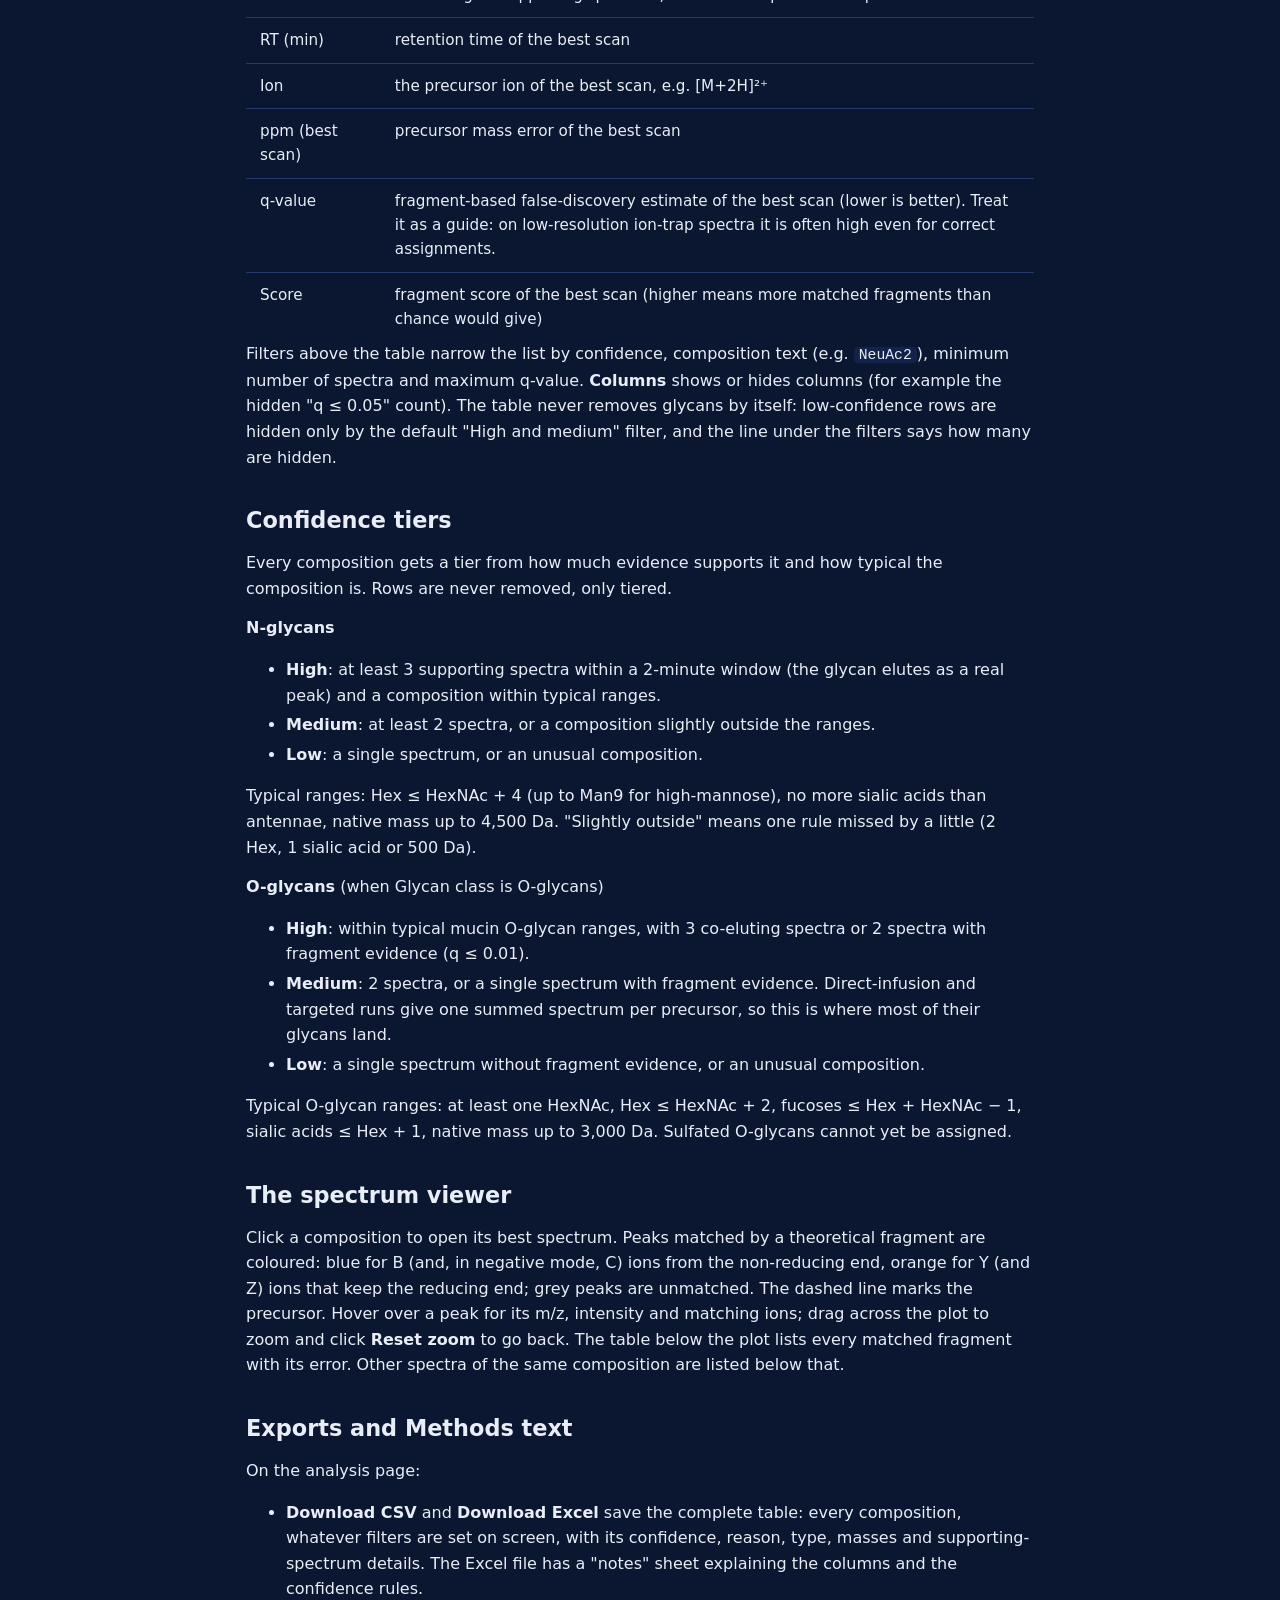
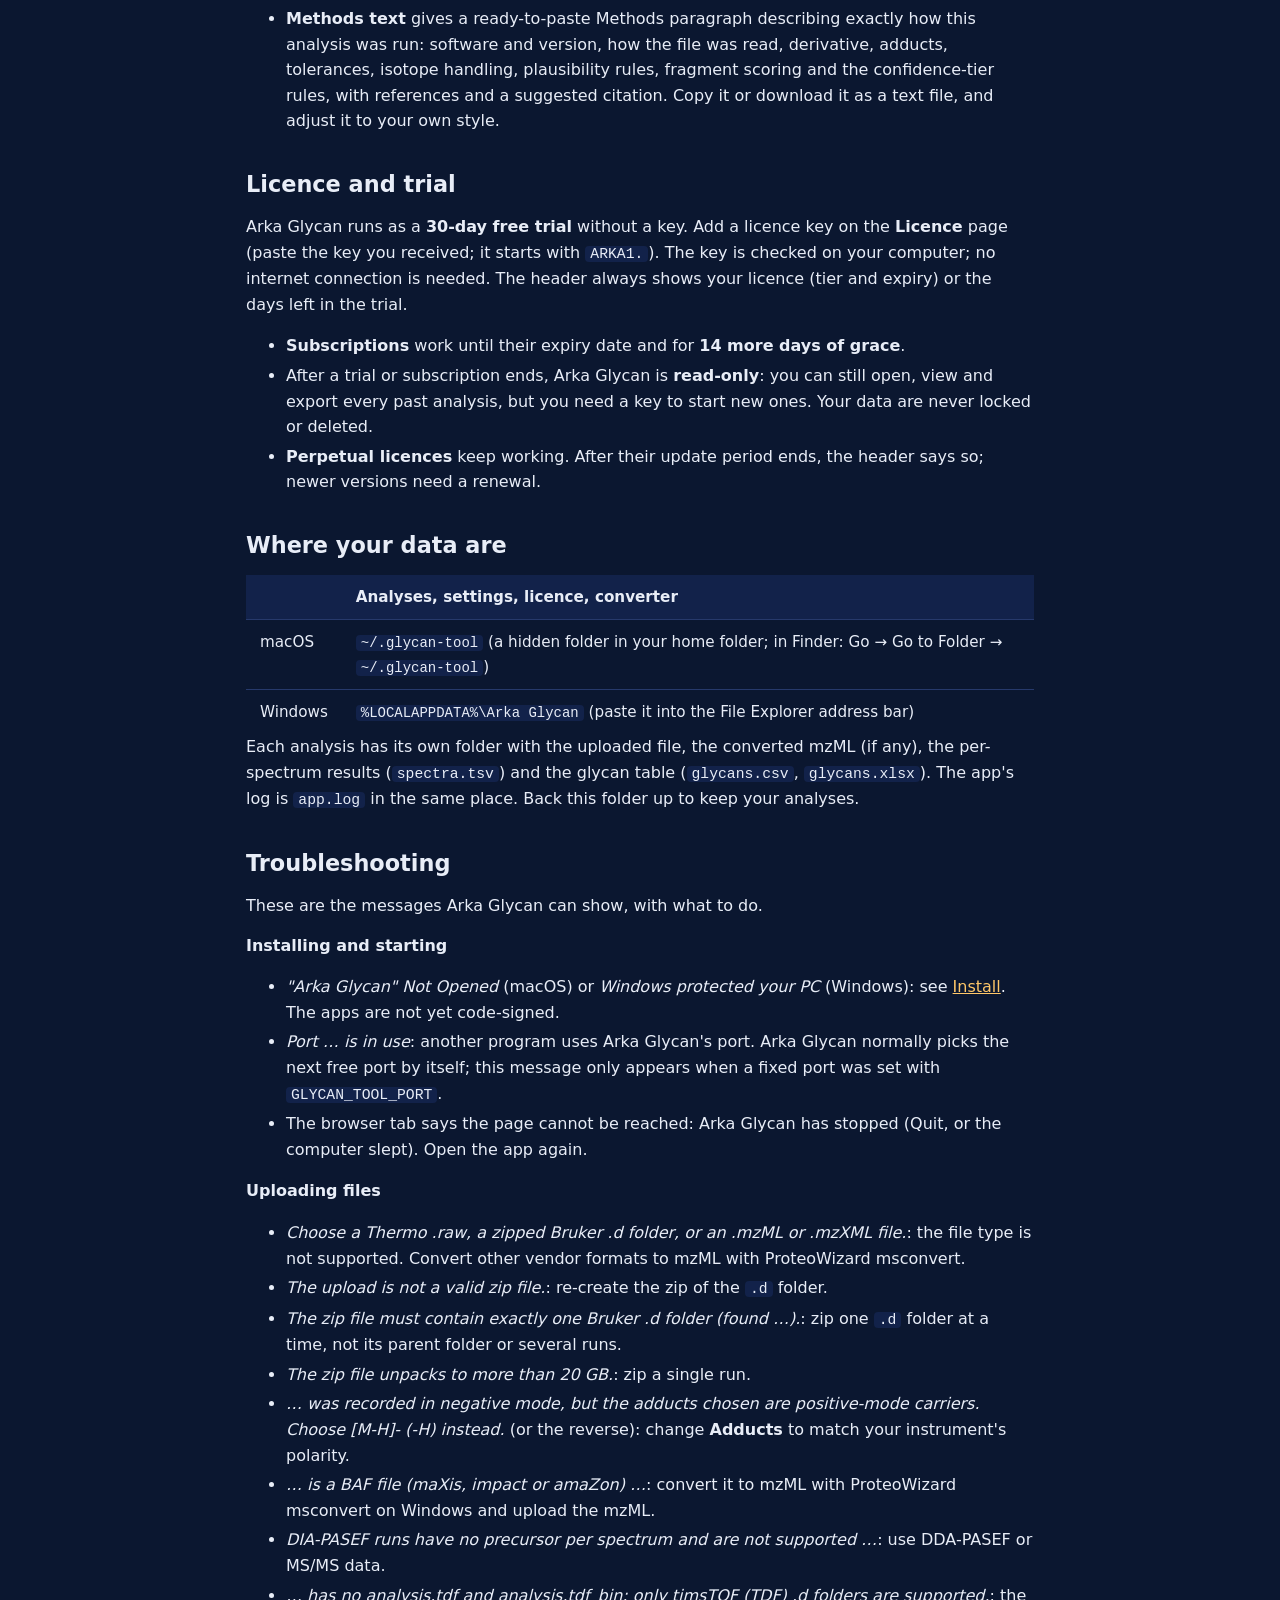
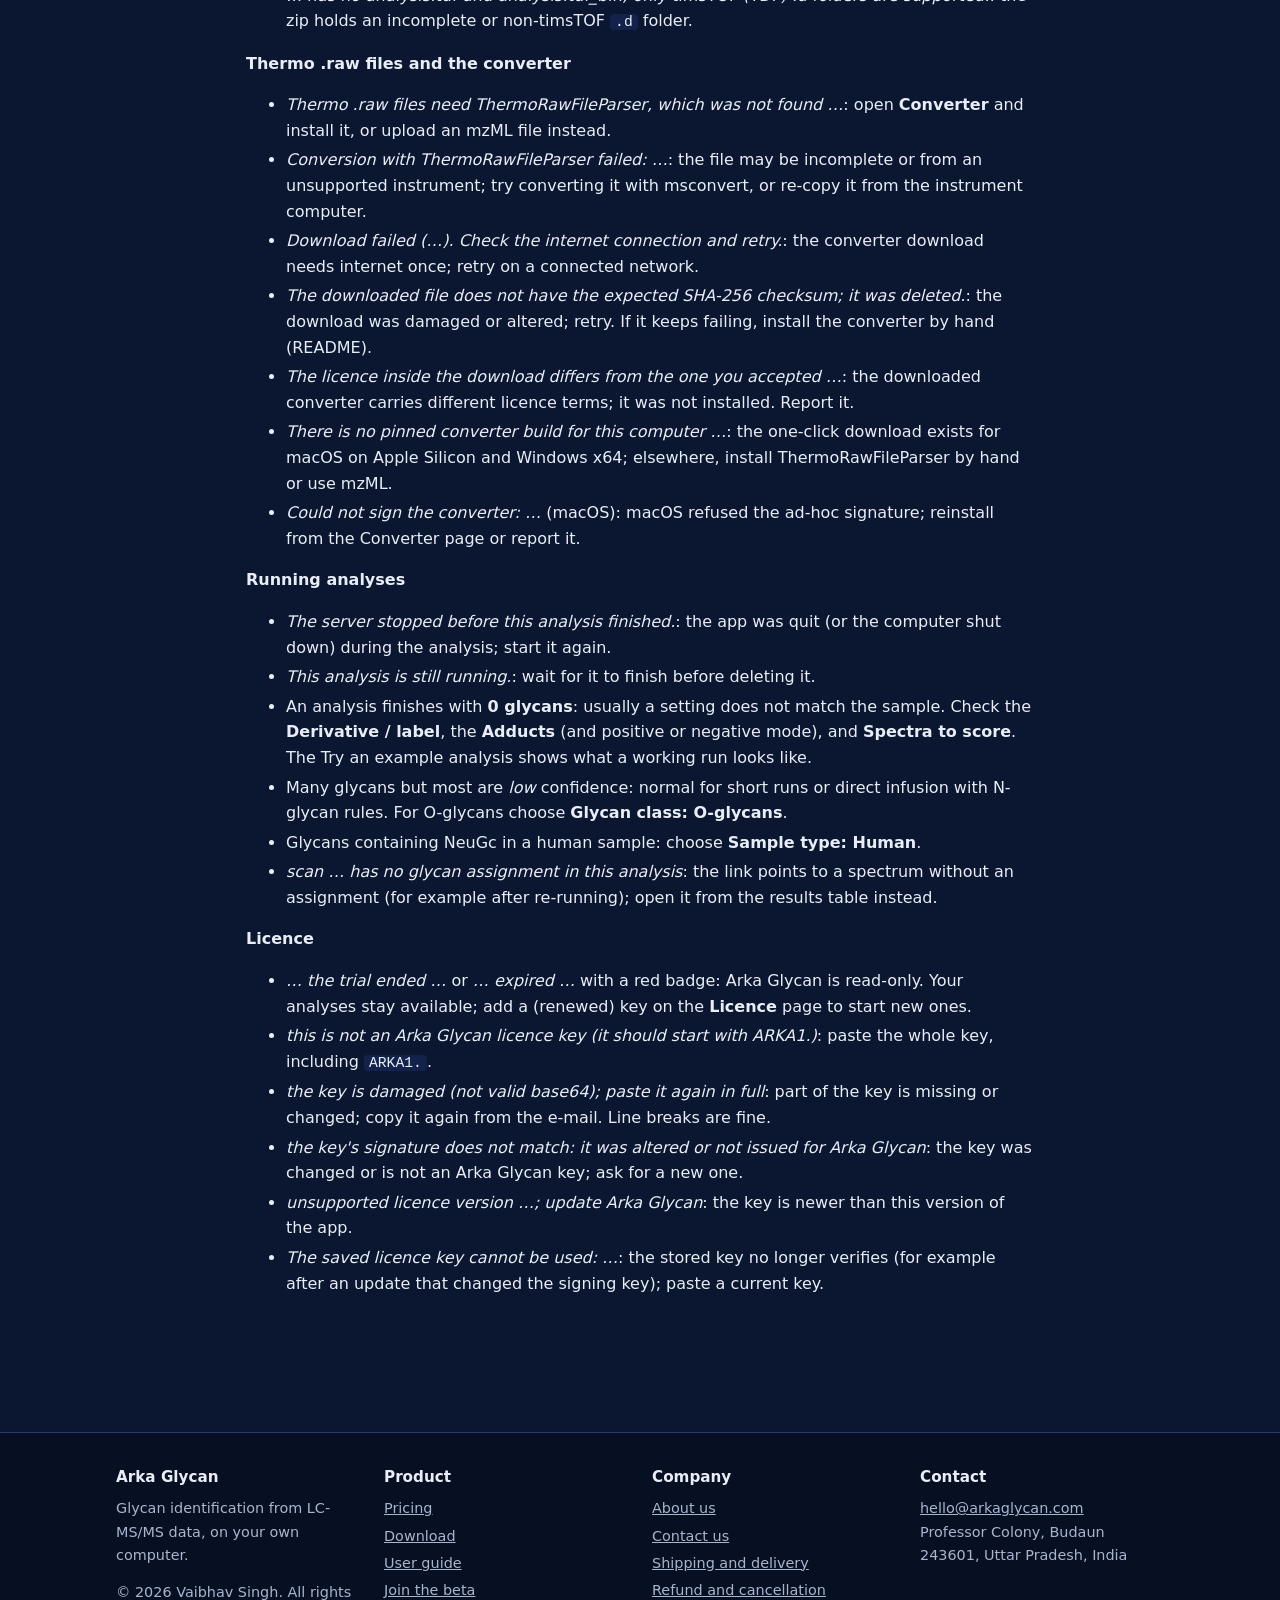
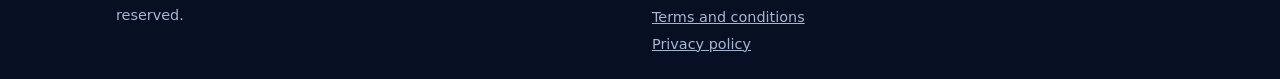
<file: user-guide.html>
<!doctype html>
<html lang="en">
<head>
<meta charset="utf-8">
<meta name="viewport" content="width=device-width, initial-scale=1">
<title>User guide | Arka Glycan</title>
<meta name="description" content="How to install and use Arka Glycan: settings, results, confidence tiers, exports, licence and troubleshooting.">
<link rel="icon" href="favicon.svg" type="image/svg+xml">
<link rel="stylesheet" href="styles.css">
</head>
<body>
<header class="site-header">
  <div class="wrap">
    <a class="brand" href="index.html"><svg viewBox="0 0 32 32" aria-hidden="true"><rect x="3" y="17" width="12" height="12" rx="2" fill="#f5a524"/><circle cx="23" cy="9" r="6" fill="#ffc768"/><path d="M15 21 L19 13" stroke="#e8edf7" stroke-width="2"/></svg>Arka Glycan</a>
    <nav class="nav" aria-label="Main"><a href="index.html">Home</a><a href="pricing.html">Pricing</a><a href="download.html">Download</a><a href="user-guide.html" aria-current="page">User guide</a><a href="contact.html">Contact</a></nav>
  </div>
</header>
<main>
<section><div class="wrap prose">
<p class="muted small">This is the guide included in the app (Help in the header). Arka Glycan is in an invite-only beta; see <a href="download.html">Download</a>.</p>
<h1 id="arka-glycan-user-guide">Arka Glycan user guide</h1>
<p>Arka Glycan finds the glycan compositions in released-glycan LC-MS/MS data. You give it a
spectrum file; it matches every MS/MS precursor to glycan compositions, checks the fragment
ions, and gives you a table of glycans with a confidence tier, the spectra behind each one, and
CSV, Excel and Methods-text downloads.</p>
<p>Everything runs on your own computer. Your files never leave it, and no internet connection is
needed except to download the optional Thermo converter.</p>
<h2 id="contents">Contents</h2>
<ul>
<li><a href="#install">Install</a></li>
<li><a href="#first-start-the-thermo-converter">First start: the Thermo converter</a></li>
<li><a href="#try-the-example">Try the example</a></li>
<li><a href="#start-an-analysis">Start an analysis</a></li>
<li><a href="#the-new-analysis-settings">The New analysis settings</a></li>
<li><a href="#reading-the-results">Reading the results</a></li>
<li><a href="#confidence-tiers">Confidence tiers</a></li>
<li><a href="#the-spectrum-viewer">The spectrum viewer</a></li>
<li><a href="#exports-and-methods-text">Exports and Methods text</a></li>
<li><a href="#licence-and-trial">Licence and trial</a></li>
<li><a href="#where-your-data-are">Where your data are</a></li>
<li><a href="#troubleshooting">Troubleshooting</a></li>
</ul>
<h2 id="install">Install</h2>
<h3 id="macos-apple-silicon">macOS (Apple Silicon)</h3>
<ol>
<li>Unzip <code>Arka-Glycan-macos-arm64.zip</code> and drag <strong>Arka Glycan</strong> into <strong>Applications</strong>.</li>
<li>Double-click it. Because the app is not yet signed by Apple, macOS shows
   <em>"Arka Glycan" Not Opened</em> with only <strong>Done</strong> and <strong>Move to Trash</strong>. Click <strong>Done</strong>.</li>
<li>Open <strong>System Settings → Privacy &amp; Security</strong>, scroll to the message about Arka Glycan and
   click <strong>Open Anyway</strong>, then confirm with your password. You only do this once.</li>
</ol>
<p>Arka Glycan has no window or Dock icon: it opens a tab in your web browser. To stop it, click
<strong>Quit</strong> in the page header. Opening the app again while it runs simply opens another tab.</p>
<h3 id="windows-10-and-11-64-bit">Windows 10 and 11 (64-bit)</h3>
<ol>
<li>Run <code>Arka-Glycan-Setup.exe</code>. Because the installer is not yet signed, Windows may show
   <em>"Windows protected your PC"</em>. Click <strong>More info</strong>, then <strong>Run anyway</strong>.</li>
<li>Follow the installer. It installs for your user only (no administrator rights needed) and adds
   <strong>Arka Glycan</strong> and <strong>Uninstall Arka Glycan</strong> to the Start menu.</li>
<li>Start <strong>Arka Glycan</strong> from the Start menu. It opens a tab in your default browser; click
   <strong>Quit</strong> in the page header to stop it.</li>
</ol>
<p>Uninstalling removes the program but keeps your analyses (see
<a href="#where-your-data-are">Where your data are</a>).</p>
<h2 id="first-start-the-thermo-converter">First start: the Thermo converter</h2>
<p>On first start Arka Glycan opens the <strong>Converter</strong> page. It is only needed for Thermo <code>.raw</code>
files; mzML, mzXML and Bruker files work without it.</p>
<p>The converter, ThermoRawFileParser, contains Thermo's RawFileReader library, whose licence does
not allow Arka Glycan to include it. So the page shows Thermo's licence text. If you agree, tick
<strong>I have read and accept Thermo's licence terms</strong> and click <strong>Accept and download converter</strong>.
Arka Glycan downloads it (about 33 MB on macOS, 51 MB on Windows) from the CompOmics release on
GitHub, checks it against a fixed checksum, and installs it for you. Your acceptance is recorded
with the date.</p>
<p>Click <strong>Not now (mzML / mzXML only)</strong> if you do not use <code>.raw</code> files; you can come back via
<strong>Converter</strong> in the header at any time.</p>
<h2 id="try-the-example">Try the example</h2>
<p>On the <strong>Projects</strong> page, click <strong>Try an example</strong>. Arka Glycan analyses a bundled 6-minute
slice of a public breast-cancer cell-surface N-glycan run (GlycoPOST GPST000536, reduced and
permethylated, ion-trap CID) with the settings that were validated on that run. It takes a few
seconds and finds about 60 glycan compositions, a quick way to see what results look like.</p>
<h2 id="start-an-analysis">Start an analysis</h2>
<p>Click <strong>New analysis</strong>, choose your file, check the settings and click <strong>Start analysis</strong>.</p>
<table>
<thead>
<tr>
<th>File</th>
<th>What to upload</th>
</tr>
</thead>
<tbody>
<tr>
<td>Thermo <code>.raw</code></td>
<td>the file itself; it is converted first (needs the converter)</td>
</tr>
<tr>
<td>Bruker timsTOF <code>.d</code></td>
<td>the <code>.d</code> folder <strong>compressed into a .zip</strong> (in Finder: right-click → Compress; in Windows: right-click → Send to → Compressed folder)</td>
</tr>
<tr>
<td>mzML or mzXML</td>
<td>the file itself (from msconvert, ThermoRawFileParser or another converter)</td>
</tr>
</tbody>
</table>
<p>The file is copied into the analysis folder on your computer. The analysis page shows progress;
most runs take seconds to a few minutes. You can start several; they run one after another.</p>
<p>Bruker files: timsTOF DDA-PASEF and MS/MS (MRM) runs work. Older Bruker instruments (maXis,
impact, amaZon) write a different format; convert those to mzML with ProteoWizard msconvert on
Windows first.</p>
<h2 id="the-new-analysis-settings">The New analysis settings</h2>
<p>The defaults are the settings validated on public datasets: reduced, permethylated human N-glycans
analysed in positive mode. Change a setting when your sample or instrument differs.</p>
<h3 id="data">Data</h3>
<ul>
<li><strong>Spectrum file</strong>: see <a href="#start-an-analysis">Start an analysis</a>.</li>
<li><strong>Name</strong>: how the analysis is listed. Leave it empty to use the file name.</li>
</ul>
<h3 id="sample">Sample</h3>
<ul>
<li><strong>Derivative / label</strong>: how your glycans were prepared. The masses depend on it, so it must
  match your sample:</li>
<li><em>Native</em>: free, unmodified glycans.</li>
<li><em>Reduced (alditol)</em>: reduced with borohydride, not derivatised (common for PGC-LC and
    O-glycans).</li>
<li><em>Permethylated</em> or <em>Reduced + permethylated</em>: the most common choices for MALDI and
    positive-mode LC-MS of N-glycans.</li>
<li><em>2-AB</em>, <em>Procainamide</em>, <em>RapiFluor-MS</em>: fluorescently labelled glycans (HILIC-FLR-MS).</li>
<li><strong>Glycan class</strong>: <em>N-glycans</em> (default) or <em>O-glycans (mucin-type)</em>. It sets the glycan types,
  the composition ranges and the confidence rules used for the results, and choosing O-glycans
  turns off the N-glycan filter.</li>
<li><strong>Sample type</strong>: <em>Human</em> excludes NeuGc, which humans cannot make (any NeuGc call would be a
  mis-assignment, as NeuGc + Fuc has the same mass as NeuAc + Hex). Choose <em>Other species</em> for
  animal samples, which can contain NeuGc.</li>
<li><strong>N-glycan plausibility filter</strong>: only allows compositions that can be N-glycans: the
  GlcNAc₂Man₃ core (HexNAc ≥ 2 and Hex ≥ 3), at most one fucose per HexNAc beyond the first, and
  at most one sialic acid per antenna. Leave it on for N-glycans: it removes many chance matches.
  It is turned off for O-glycans.</li>
</ul>
<h3 id="precursor-matching">Precursor matching</h3>
<ul>
<li><strong>Adducts</strong>: the ions your precursors carry. Positive mode: H⁺ (protonated) and NH₄⁺
  (ammonium, common with permethylated glycans in ammonium-containing solvents); Na⁺ and K⁺ for
  sodiated or potassiated ions. Negative mode: <strong>−H⁺</strong> for deprotonated [M−H]⁻ ions. Positive and
  negative carriers cannot be combined; choosing one clears the other.</li>
<li><strong>Mixed adducts</strong>: lets a doubly or triply charged ion carry different adducts, such as
  [M+H+NH₄]²⁺. Keep it on when you selected more than one positive adduct.</li>
<li><strong>Precursor tolerance (ppm)</strong>: how far a measured precursor may be from the theoretical mass.
  10 ppm suits Orbitrap and timsTOF data. Use 20–50 ppm for lower-resolution instruments; a wider
  window gives more chance matches.</li>
<li><strong>Maximum precursor charge</strong>: spectra recorded at a higher charge are skipped (6 by default).</li>
<li><strong>¹³C isotope offsets to consider</strong>: instruments sometimes pick the first or second ¹³C
  isotope peak instead of the monoisotopic one, especially for large glycans. 0–2 lets Arka Glycan
  correct for that. Use 0 only if your instrument always selects the monoisotopic peak.</li>
<li><strong>Estimate isotope offset from MS1</strong>: looks at the MS1 spectrum just before each MS/MS to see
  whether the selected peak was an isotope peak, and starts the search there. Leave it on; it
  makes a large difference on serum data.</li>
</ul>
<h3 id="fragment-scoring">Fragment scoring</h3>
<ul>
<li><strong>Spectra to score</strong>: <em>All MS/MS</em>, or only spectra from the <em>Orbitrap (FTMS)</em> or the
  <em>ion trap (ITMS)</em>. Methods that record each precursor twice (for example HCD in the Orbitrap
  and CID in the ion trap) give two spectra per precursor; choosing one detector avoids counting
  them twice.</li>
<li><strong>Fragment tolerance</strong>: how close a peak must be to a theoretical fragment. 20 ppm for
  high-resolution (Orbitrap, TOF) fragments; about 0.15 Da for ion-trap CID fragments.</li>
<li><strong>Fragment calibration offset (Da)</strong>: a constant shift added to all theoretical fragments, for
  instruments whose fragment masses are systematically off (for example +0.2 Da for some ion-trap
  data). Leave it at 0 unless matched fragments are consistently shifted in the spectrum viewer.</li>
<li><strong>Let fragments break precursor ties</strong>: when two compositions match the precursor almost equally
  well (within 5 ppm), lets the fragment score choose between them. It is off by default because
  it did not improve agreement with published assignments; fragment scores are reported either
  way.</li>
</ul>
<p><strong>Reset to validated defaults</strong> restores all settings.</p>
<h2 id="reading-the-results">Reading the results</h2>
<p>The analysis page lists one row per glycan composition, sorted by the number of supporting
spectra. The line above the table summarises the glycan types, the fucosylated and sialylated
fractions and the confidence tiers (all counted over compositions).</p>
<table>
<thead>
<tr>
<th>Column</th>
<th>Meaning</th>
</tr>
</thead>
<tbody>
<tr>
<td>Composition</td>
<td>monosaccharide counts (Hex, HexNAc, dHex = fucose, NeuAc, NeuGc) with a schematic SNFG cartoon. Branching and linkages in the cartoon are assumed, not measured.</td>
</tr>
<tr>
<td>Confidence</td>
<td>high, medium or low (see <a href="#confidence-tiers">Confidence tiers</a>); hover for the reason</td>
</tr>
<tr>
<td>Type</td>
<td>N-glycans: paucimannose, high-mannose, hybrid, complex. O-glycans: Tn, core 1, extended. From the composition alone.</td>
</tr>
<tr>
<td>Neutral mass</td>
<td>monoisotopic mass of the glycan in the form you analysed (derivative included)</td>
</tr>
<tr>
<td>Spectra</td>
<td>MS/MS spectra assigned to this composition</td>
</tr>
<tr>
<td>Best scan</td>
<td>the strongest supporting spectrum; click the composition to open it</td>
</tr>
<tr>
<td>RT (min)</td>
<td>retention time of the best scan</td>
</tr>
<tr>
<td>Ion</td>
<td>the precursor ion of the best scan, e.g. [M+2H]²⁺</td>
</tr>
<tr>
<td>ppm (best scan)</td>
<td>precursor mass error of the best scan</td>
</tr>
<tr>
<td>q-value</td>
<td>fragment-based false-discovery estimate of the best scan (lower is better). Treat it as a guide: on low-resolution ion-trap spectra it is often high even for correct assignments.</td>
</tr>
<tr>
<td>Score</td>
<td>fragment score of the best scan (higher means more matched fragments than chance would give)</td>
</tr>
</tbody>
</table>
<p>Filters above the table narrow the list by confidence, composition text (e.g. <code>NeuAc2</code>), minimum
number of spectra and maximum q-value. <strong>Columns</strong> shows or hides columns (for example the hidden
"q ≤ 0.05" count). The table never removes glycans by itself: low-confidence rows are hidden only by
the default "High and medium" filter, and the line under the filters says how many are hidden.</p>
<h2 id="confidence-tiers">Confidence tiers</h2>
<p>Every composition gets a tier from how much evidence supports it and how typical the composition
is. Rows are never removed, only tiered.</p>
<p><strong>N-glycans</strong></p>
<ul>
<li><strong>High</strong>: at least 3 supporting spectra within a 2-minute window (the glycan elutes as a real
  peak) and a composition within typical ranges.</li>
<li><strong>Medium</strong>: at least 2 spectra, or a composition slightly outside the ranges.</li>
<li><strong>Low</strong>: a single spectrum, or an unusual composition.</li>
</ul>
<p>Typical ranges: Hex ≤ HexNAc + 4 (up to Man9 for high-mannose), no more sialic acids than antennae,
native mass up to 4,500 Da. "Slightly outside" means one rule missed by a little (2 Hex, 1 sialic
acid or 500 Da).</p>
<p><strong>O-glycans</strong> (when Glycan class is O-glycans)</p>
<ul>
<li><strong>High</strong>: within typical mucin O-glycan ranges, with 3 co-eluting spectra or 2 spectra with
  fragment evidence (q ≤ 0.01).</li>
<li><strong>Medium</strong>: 2 spectra, or a single spectrum with fragment evidence. Direct-infusion and targeted
  runs give one summed spectrum per precursor, so this is where most of their glycans land.</li>
<li><strong>Low</strong>: a single spectrum without fragment evidence, or an unusual composition.</li>
</ul>
<p>Typical O-glycan ranges: at least one HexNAc, Hex ≤ HexNAc + 2, fucoses ≤ Hex + HexNAc − 1, sialic
acids ≤ Hex + 1, native mass up to 3,000 Da. Sulfated O-glycans cannot yet be assigned.</p>
<h2 id="the-spectrum-viewer">The spectrum viewer</h2>
<p>Click a composition to open its best spectrum. Peaks matched by a theoretical fragment are coloured:
blue for B (and, in negative mode, C) ions from the non-reducing end, orange for Y (and Z) ions
that keep the reducing end; grey peaks are unmatched. The dashed line marks the precursor. Hover
over a peak for its m/z, intensity and matching ions; drag across the plot to zoom and click
<strong>Reset zoom</strong> to go back. The table below the plot lists every matched fragment with its error.
Other spectra of the same composition are listed below that.</p>
<h2 id="exports-and-methods-text">Exports and Methods text</h2>
<p>On the analysis page:</p>
<ul>
<li><strong>Download CSV</strong> and <strong>Download Excel</strong> save the complete table: every composition, whatever
  filters are set on screen, with its confidence, reason, type, masses and supporting-spectrum
  details. The Excel file has a "notes" sheet explaining the columns and the confidence rules.</li>
<li><strong>Methods text</strong> gives a ready-to-paste Methods paragraph describing exactly how this analysis
  was run: software and version, how the file was read, derivative, adducts, tolerances, isotope
  handling, plausibility rules, fragment scoring and the confidence-tier rules, with references and
  a suggested citation. Copy it or download it as a text file, and adjust it to your own style.</li>
</ul>
<h2 id="licence-and-trial">Licence and trial</h2>
<p>Arka Glycan runs as a <strong>30-day free trial</strong> without a key. Add a licence key on the <strong>Licence</strong>
page (paste the key you received; it starts with <code>ARKA1.</code>). The key is checked on your computer;
no internet connection is needed. The header always shows your licence (tier and expiry) or the
days left in the trial.</p>
<ul>
<li><strong>Subscriptions</strong> work until their expiry date and for <strong>14 more days of grace</strong>.</li>
<li>After a trial or subscription ends, Arka Glycan is <strong>read-only</strong>: you can still open, view and
  export every past analysis, but you need a key to start new ones. Your data are never locked or
  deleted.</li>
<li><strong>Perpetual licences</strong> keep working. After their update period ends, the header says so; newer
  versions need a renewal.</li>
</ul>
<h2 id="where-your-data-are">Where your data are</h2>
<table>
<thead>
<tr>
<th></th>
<th>Analyses, settings, licence, converter</th>
</tr>
</thead>
<tbody>
<tr>
<td>macOS</td>
<td><code>~/.glycan-tool</code> (a hidden folder in your home folder; in Finder: Go → Go to Folder → <code>~/.glycan-tool</code>)</td>
</tr>
<tr>
<td>Windows</td>
<td><code>%LOCALAPPDATA%\Arka Glycan</code> (paste it into the File Explorer address bar)</td>
</tr>
</tbody>
</table>
<p>Each analysis has its own folder with the uploaded file, the converted mzML (if any), the
per-spectrum results (<code>spectra.tsv</code>) and the glycan table (<code>glycans.csv</code>, <code>glycans.xlsx</code>). The app's
log is <code>app.log</code> in the same place. Back this folder up to keep your analyses.</p>
<h2 id="troubleshooting">Troubleshooting</h2>
<p>These are the messages Arka Glycan can show, with what to do.</p>
<p><strong>Installing and starting</strong></p>
<ul>
<li><em>"Arka Glycan" Not Opened</em> (macOS) or <em>Windows protected your PC</em> (Windows): see
  <a href="#install">Install</a>. The apps are not yet code-signed.</li>
<li><em>Port … is in use</em>: another program uses Arka Glycan's port. Arka Glycan normally picks the next
  free port by itself; this message only appears when a fixed port was set with <code>GLYCAN_TOOL_PORT</code>.</li>
<li>The browser tab says the page cannot be reached: Arka Glycan has stopped (Quit, or the computer
  slept). Open the app again.</li>
</ul>
<p><strong>Uploading files</strong></p>
<ul>
<li><em>Choose a Thermo .raw, a zipped Bruker .d folder, or an .mzML or .mzXML file.</em>: the file type is
  not supported. Convert other vendor formats to mzML with ProteoWizard msconvert.</li>
<li><em>The upload is not a valid zip file.</em>: re-create the zip of the <code>.d</code> folder.</li>
<li><em>The zip file must contain exactly one Bruker .d folder (found …).</em>: zip one <code>.d</code> folder at a
  time, not its parent folder or several runs.</li>
<li><em>The zip file unpacks to more than 20 GB.</em>: zip a single run.</li>
<li><em>… was recorded in negative mode, but the adducts chosen are positive-mode carriers. Choose
  [M-H]- (-H) instead.</em> (or the reverse): change <strong>Adducts</strong> to match your instrument's polarity.</li>
<li><em>… is a BAF file (maXis, impact or amaZon) …</em>: convert it to mzML with ProteoWizard msconvert on
  Windows and upload the mzML.</li>
<li><em>DIA-PASEF runs have no precursor per spectrum and are not supported …</em>: use DDA-PASEF or MS/MS
  data.</li>
<li><em>… has no analysis.tdf and analysis.tdf_bin; only timsTOF (TDF) .d folders are supported.</em>: the zip
  holds an incomplete or non-timsTOF <code>.d</code> folder.</li>
</ul>
<p><strong>Thermo .raw files and the converter</strong></p>
<ul>
<li><em>Thermo .raw files need ThermoRawFileParser, which was not found …</em>: open <strong>Converter</strong> and install
  it, or upload an mzML file instead.</li>
<li><em>Conversion with ThermoRawFileParser failed: …</em>: the file may be incomplete or from an unsupported
  instrument; try converting it with msconvert, or re-copy it from the instrument computer.</li>
<li><em>Download failed (…). Check the internet connection and retry.</em>: the converter download needs
  internet once; retry on a connected network.</li>
<li><em>The downloaded file does not have the expected SHA-256 checksum; it was deleted.</em>: the download
  was damaged or altered; retry. If it keeps failing, install the converter by hand (README).</li>
<li><em>The licence inside the download differs from the one you accepted …</em>: the downloaded converter
  carries different licence terms; it was not installed. Report it.</li>
<li><em>There is no pinned converter build for this computer …</em>: the one-click download exists for macOS
  on Apple Silicon and Windows x64; elsewhere, install ThermoRawFileParser by hand or use mzML.</li>
<li><em>Could not sign the converter: …</em> (macOS): macOS refused the ad-hoc signature; reinstall from
  the Converter page or report it.</li>
</ul>
<p><strong>Running analyses</strong></p>
<ul>
<li><em>The server stopped before this analysis finished.</em>: the app was quit (or the computer shut
  down) during the analysis; start it again.</li>
<li><em>This analysis is still running.</em>: wait for it to finish before deleting it.</li>
<li>An analysis finishes with <strong>0 glycans</strong>: usually a setting does not match the sample. Check the
  <strong>Derivative / label</strong>, the <strong>Adducts</strong> (and positive or negative mode), and <strong>Spectra to score</strong>.
  The Try an example analysis shows what a working run looks like.</li>
<li>Many glycans but most are <em>low</em> confidence: normal for short runs or direct infusion with N-glycan
  rules. For O-glycans choose <strong>Glycan class: O-glycans</strong>.</li>
<li>Glycans containing NeuGc in a human sample: choose <strong>Sample type: Human</strong>.</li>
<li><em>scan … has no glycan assignment in this analysis</em>: the link points to a spectrum without an
  assignment (for example after re-running); open it from the results table instead.</li>
</ul>
<p><strong>Licence</strong></p>
<ul>
<li><em>… the trial ended …</em> or <em>… expired …</em> with a red badge: Arka Glycan is read-only. Your analyses
  stay available; add a (renewed) key on the <strong>Licence</strong> page to start new ones.</li>
<li><em>this is not an Arka Glycan licence key (it should start with ARKA1.)</em>: paste the whole key,
  including <code>ARKA1.</code>.</li>
<li><em>the key is damaged (not valid base64); paste it again in full</em>: part of the key is missing or
  changed; copy it again from the e-mail. Line breaks are fine.</li>
<li><em>the key's signature does not match: it was altered or not issued for Arka Glycan</em>: the key was
  changed or is not an Arka Glycan key; ask for a new one.</li>
<li><em>unsupported licence version …; update Arka Glycan</em>: the key is newer than this version of the app.</li>
<li><em>The saved licence key cannot be used: …</em>: the stored key no longer verifies (for example after
  an update that changed the signing key); paste a current key.</li>
</ul>
</div></section>
</main>
<footer class="site-footer">
  <div class="wrap cols">
    <div>
      <h4>Arka Glycan</h4>
      <p>Glycan identification from LC-MS/MS data, on your own computer.</p>
      <p>&copy; 2026 Vaibhav Singh. All rights reserved.</p>
    </div>
    <div>
      <h4>Product</h4>
      <ul><li><a href="pricing.html">Pricing</a></li><li><a href="download.html">Download</a></li>
      <li><a href="user-guide.html">User guide</a></li><li><a href="index.html#beta">Join the beta</a></li></ul>
    </div>
    <div>
      <h4>Company</h4>
      <ul><li><a href="about.html">About us</a></li><li><a href="contact.html">Contact us</a></li>
      <li><a href="shipping.html">Shipping and delivery</a></li><li><a href="refunds.html">Refund and cancellation</a></li>
      <li><a href="terms.html">Terms and conditions</a></li><li><a href="privacy.html">Privacy policy</a></li></ul>
    </div>
    <div>
      <h4>Contact</h4>
      <p><a href="mailto:hello@arkaglycan.com">hello@arkaglycan.com</a><br>Professor Colony, Budaun 243601, Uttar Pradesh, India</p>
    </div>
  </div>
</footer>
</body>
</html>
</file>
<file: styles.css>
/* Arka Glycan website: dark navy with an amber accent. Plain CSS, system fonts, no framework. */
:root {
  --navy-950: #070f22;
  --navy-900: #0b1730;
  --navy-800: #12224a;
  --navy-700: #1b3062;
  --line: #26396b;
  --text: #e8edf7;
  --muted: #a9b5cf;
  --amber: #f5a524;
  --amber-soft: #ffc768;
  --on-amber: #1a1205;
  --good: #57c785;
  --radius: 10px;
  --max: 1080px;
  color-scheme: dark;
}

* { box-sizing: border-box; }
html { scroll-behavior: smooth; }
body {
  margin: 0;
  background: var(--navy-900);
  color: var(--text);
  font: 16px/1.6 system-ui, -apple-system, "Segoe UI", Roboto, "Helvetica Neue", Arial, sans-serif;
  -webkit-text-size-adjust: 100%;
}
a { color: var(--amber-soft); }
a:hover { color: var(--amber); }
img, svg { max-width: 100%; }
code { background: var(--navy-800); padding: 0 5px; border-radius: 4px; font-size: 0.92em; }
h1, h2, h3 { line-height: 1.25; }
h1 { font-size: clamp(1.9rem, 5vw, 3rem); margin: 0 0 16px; letter-spacing: -0.01em; }
h2 { font-size: clamp(1.4rem, 3.2vw, 2rem); margin: 0 0 16px; }
h3 { font-size: 1.15rem; margin: 0 0 8px; }
p { margin: 0 0 14px; }
.wrap { max-width: var(--max); margin: 0 auto; padding: 0 16px; }
.muted { color: var(--muted); }
.small { font-size: 0.88rem; }

/* header and footer */
.site-header { background: var(--navy-950); border-bottom: 1px solid var(--line); position: sticky; top: 0; z-index: 10; }
.site-header .wrap { display: flex; align-items: center; justify-content: space-between; gap: 12px; flex-wrap: wrap; padding-top: 12px; padding-bottom: 12px; }
.brand { display: inline-flex; align-items: center; gap: 10px; color: var(--text); text-decoration: none; font-weight: 700; font-size: 1.1rem; }
.brand svg { width: 28px; height: 28px; }
.nav { display: flex; flex-wrap: wrap; gap: 4px 16px; }
.nav a { color: var(--muted); text-decoration: none; font-size: 0.95rem; padding: 4px 0; }
.nav a:hover, .nav a[aria-current="page"] { color: var(--text); }
.nav a[aria-current="page"] { border-bottom: 2px solid var(--amber); }
.site-footer { background: var(--navy-950); border-top: 1px solid var(--line); margin-top: 64px; padding: 32px 0; color: var(--muted); font-size: 0.9rem; }
.site-footer .cols { display: grid; grid-template-columns: repeat(auto-fit, minmax(200px, 1fr)); gap: 24px; }
.site-footer a { color: var(--muted); }
.site-footer a:hover { color: var(--text); }
.site-footer ul { list-style: none; margin: 0; padding: 0; }
.site-footer li { margin: 4px 0; }
.site-footer h4 { color: var(--text); margin: 0 0 8px; font-size: 0.95rem; }

/* sections */
section { padding: 56px 0; }
section + section { border-top: 1px solid var(--line); }
.hero { padding: 72px 0 56px; background: radial-gradient(1200px 400px at 20% -10%, var(--navy-700), transparent); }
.hero .lead { font-size: clamp(1.05rem, 2.2vw, 1.25rem); color: var(--muted); max-width: 760px; }
.actions { display: flex; flex-wrap: wrap; gap: 12px; margin-top: 24px; }
.button { display: inline-block; padding: 11px 20px; border-radius: 8px; font-weight: 600; text-decoration: none; border: 1px solid var(--line); color: var(--text); background: var(--navy-800); cursor: pointer; font-size: 1rem; }
.button:hover { border-color: var(--amber); color: var(--text); }
.button.primary { background: var(--amber); border-color: var(--amber); color: var(--on-amber); }
.button.primary:hover { background: var(--amber-soft); color: var(--on-amber); }
.pill { display: inline-block; font-size: 0.8rem; font-weight: 600; color: var(--on-amber); background: var(--amber); border-radius: 999px; padding: 2px 10px; margin-bottom: 14px; }

.grid { display: grid; gap: 16px; grid-template-columns: repeat(auto-fit, minmax(230px, 1fr)); }
.card { background: var(--navy-800); border: 1px solid var(--line); border-radius: var(--radius); padding: 20px; }
.card h3 { color: var(--text); }
.step-number { display: inline-flex; width: 32px; height: 32px; border-radius: 50%; align-items: center; justify-content: center; background: var(--amber); color: var(--on-amber); font-weight: 700; margin-bottom: 10px; }
ul.ticks { list-style: none; padding: 0; margin: 0; }
ul.ticks li { padding-left: 24px; position: relative; margin: 6px 0; }
ul.ticks li::before { content: "✓"; position: absolute; left: 0; color: var(--amber); font-weight: 700; }

/* tables scroll inside their box on narrow screens, never the page */
.table-wrap { overflow-x: auto; border: 1px solid var(--line); border-radius: var(--radius); }
table { border-collapse: collapse; width: 100%; min-width: 560px; font-size: 0.95rem; }
th, td { text-align: left; padding: 10px 14px; border-bottom: 1px solid var(--line); vertical-align: top; }
th { background: var(--navy-800); color: var(--text); font-weight: 600; }
tr:last-child td { border-bottom: none; }
td.num { white-space: nowrap; font-weight: 600; color: var(--amber-soft); }
.yes { color: var(--good); font-weight: 600; }

/* pricing */
.price { font-size: 1.6rem; font-weight: 700; color: var(--text); margin: 6px 0 2px; }
.price small { font-size: 0.9rem; font-weight: 400; color: var(--muted); }
.plan { display: flex; flex-direction: column; gap: 6px; }
.plan .or { color: var(--muted); font-size: 0.85rem; }
.note { border-left: 3px solid var(--amber); padding: 10px 14px; background: var(--navy-800); border-radius: 0 var(--radius) var(--radius) 0; }

/* forms */
form.beta { display: grid; gap: 14px; grid-template-columns: repeat(auto-fit, minmax(240px, 1fr)); }
form.beta .full { grid-column: 1 / -1; }
label { display: grid; gap: 6px; font-size: 0.95rem; }
input, select, textarea { font: inherit; color: var(--text); background: var(--navy-950); border: 1px solid var(--line); border-radius: 8px; padding: 10px 12px; width: 100%; }
input:focus, select:focus, textarea:focus { outline: 2px solid var(--amber); outline-offset: 1px; }

/* long-form pages: policies and the user guide */
.prose { max-width: 820px; }
.prose h2 { margin-top: 36px; font-size: 1.4rem; }
.prose h3 { margin-top: 24px; }
.prose li { margin: 4px 0; }
.prose table { min-width: 480px; }
.placeholder { background: var(--amber); color: var(--on-amber); padding: 0 6px; border-radius: 4px; font-weight: 600; }

@media (max-width: 640px) {
  section { padding: 40px 0; }
  .hero { padding: 48px 0 40px; }
  .site-header { position: static; }
}

/* demo video */
.video-frame { margin-top: 20px; border: 1px solid var(--line); border-radius: var(--radius); overflow: hidden; background: #000; aspect-ratio: 16 / 9; }
.video-frame video { display: block; width: 100%; height: 100%; }
</file>
